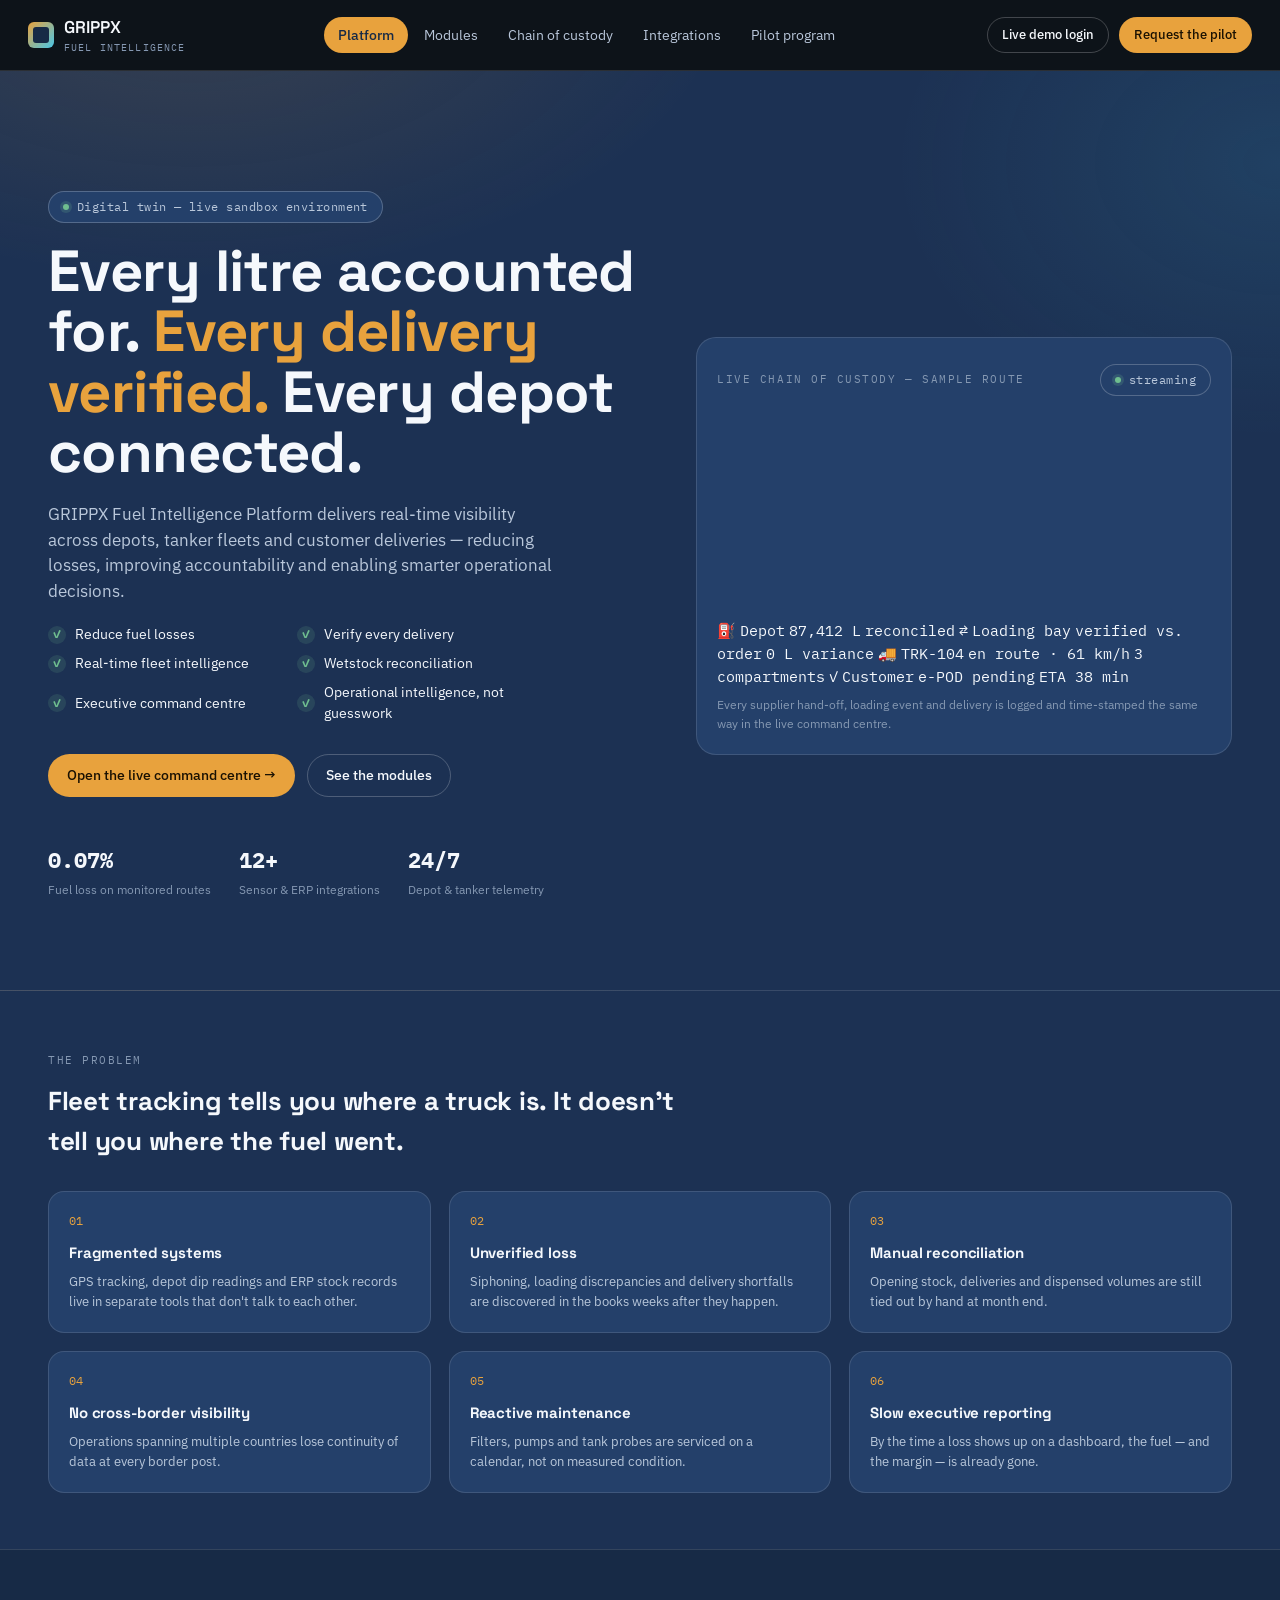
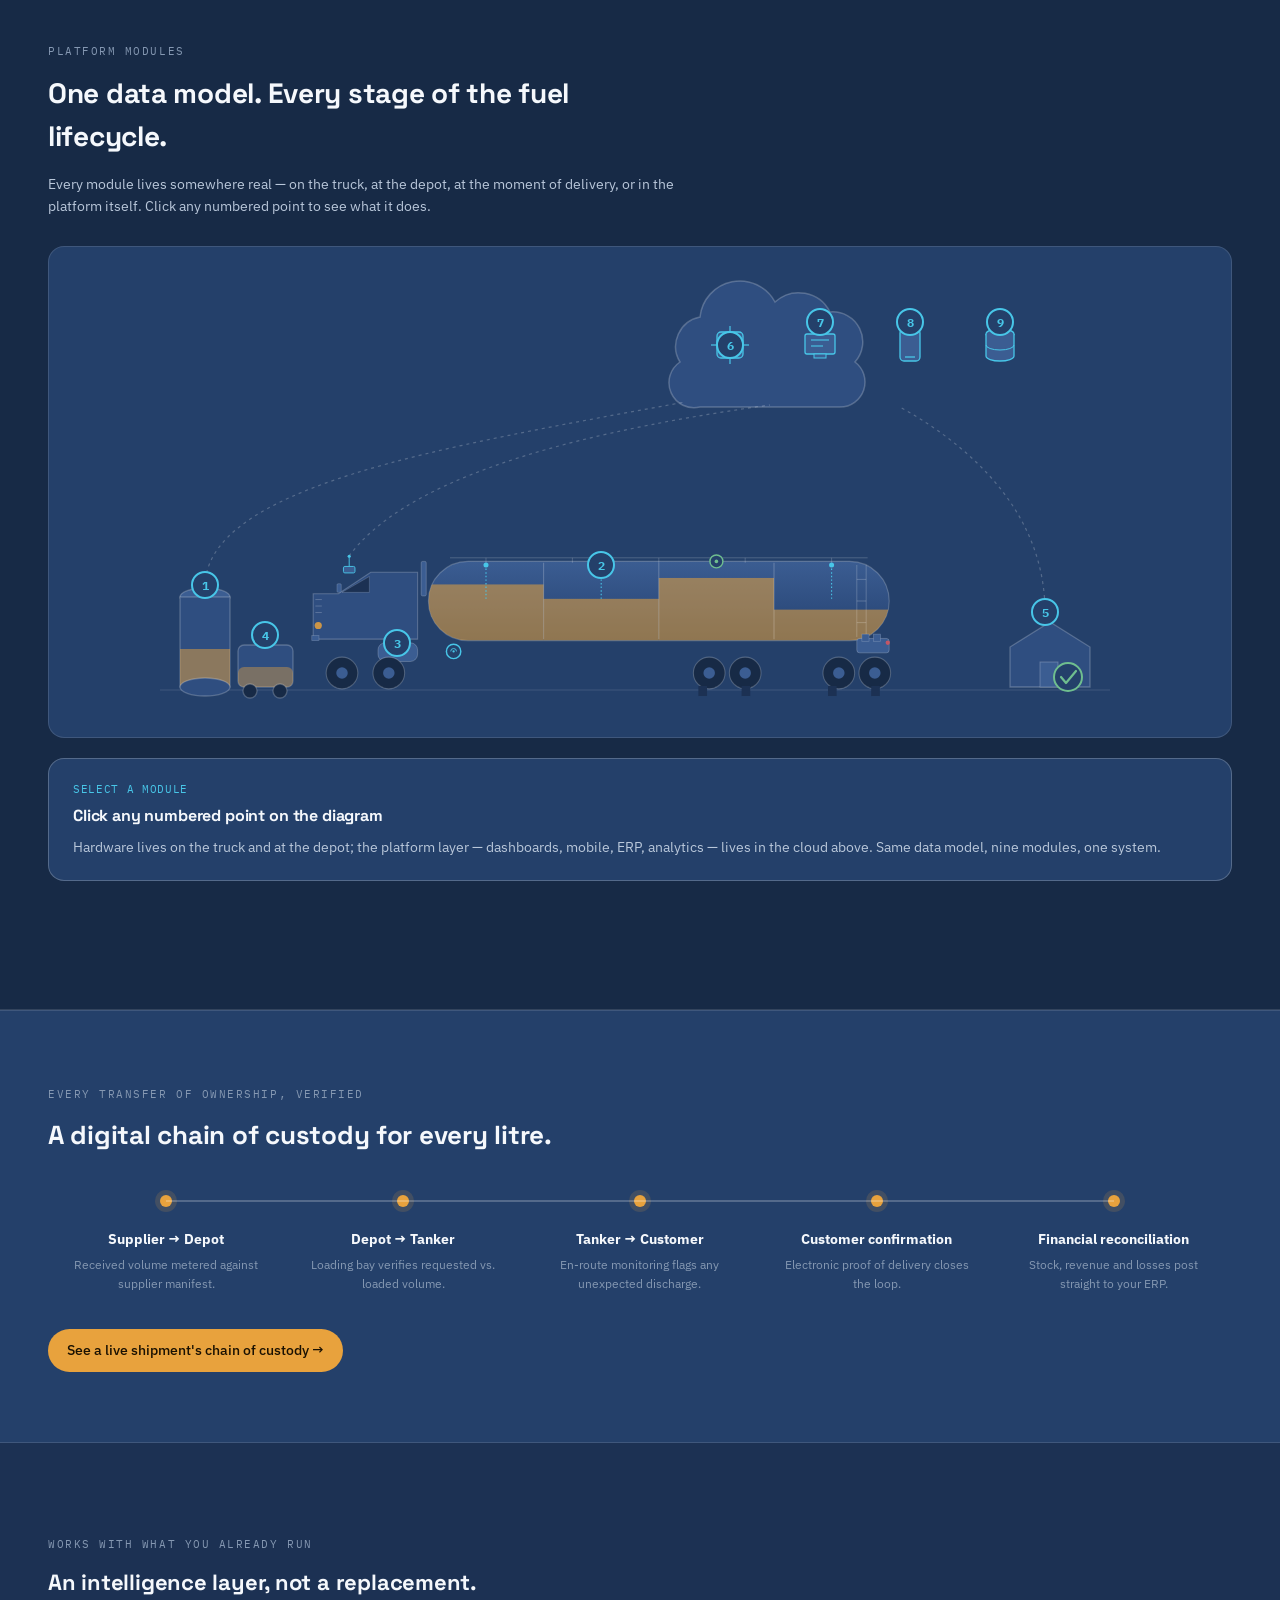
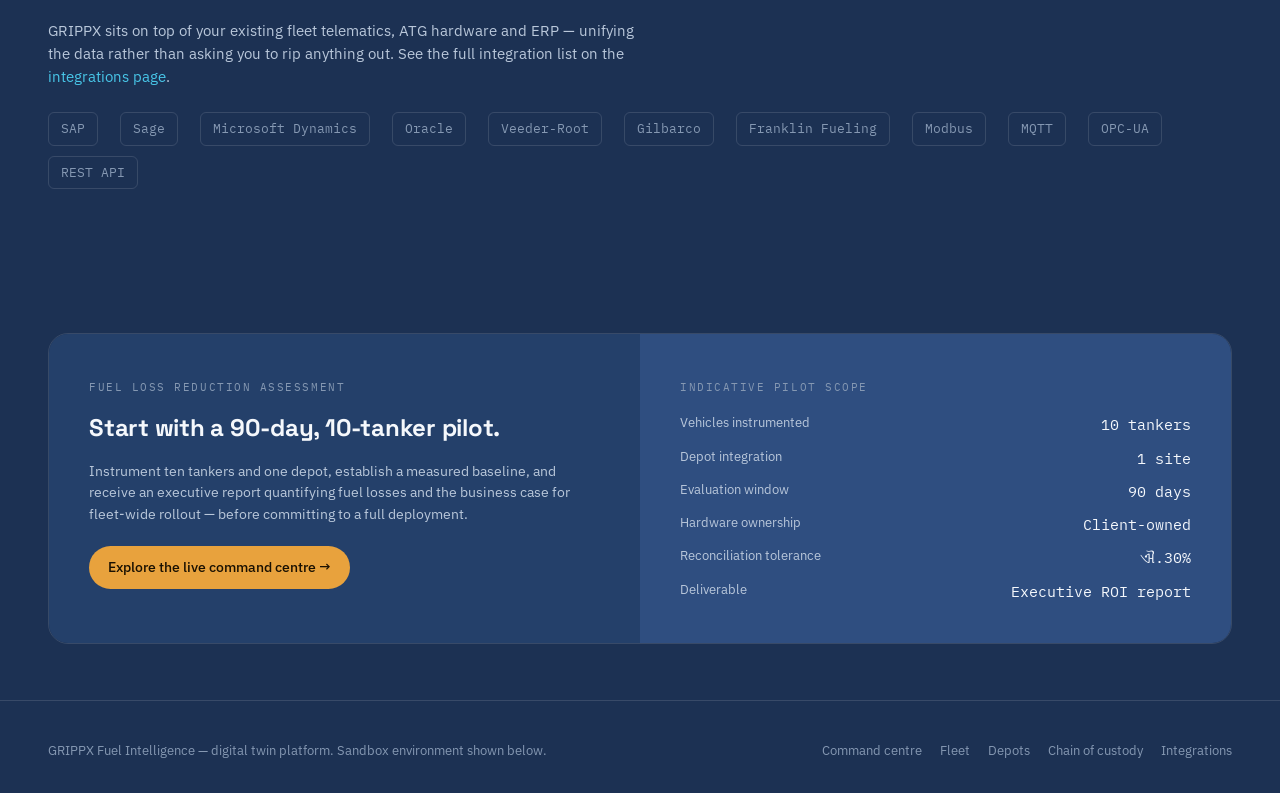
<file: index.html>
<!doctype html>
<html lang="en">
<head>
<meta charset="utf-8">
<meta name="viewport" content="width=device-width, initial-scale=1">
<title>GRIPPX Fuel Intelligence — The Digital Twin for Your Fuel Supply Chain</title>
<meta name="description" content="A live digital twin of your fuel supply chain — depot wetstock, tanker compartments and delivery verification, unified in real time.">
<link rel="stylesheet" href="css/styles.css">
<style>
  .hero{
    padding:120px 0 90px;
    background:
      radial-gradient(ellipse 900px 500px at 15% -10%, rgba(232,162,61,0.14), transparent 60%),
      radial-gradient(ellipse 700px 500px at 100% 10%, rgba(72,198,232,0.10), transparent 55%);
    border-bottom:1px solid var(--line);
  }
  .hero-grid{ display:grid; grid-template-columns:1.05fr 0.95fr; gap:56px; align-items:center; }
  @media (max-width:980px){ .hero-grid{ grid-template-columns:1fr; } .hero{ padding:80px 0 60px; } }
  .hero h1{ font-size:clamp(34px,4.6vw,58px); line-height:1.04; margin:18px 0 20px; }
  .hero h1 em{ font-style:normal; color:var(--amber); }
  .hero p.lead{ font-size:16.5px; color:var(--text-dim); max-width:520px; }
  .outcome-list{
    list-style:none; margin:20px 0 0; padding:0; max-width:480px;
    display:grid; grid-template-columns:1fr 1fr; gap:8px 18px;
  }
  .outcome-list li{ display:flex; align-items:center; gap:9px; font-size:13.5px; color:var(--text); }
  .outcome-list .check{
    width:18px; height:18px; border-radius:50%; flex:none;
    background:rgba(111,190,143,0.15); color:var(--sage);
    display:flex; align-items:center; justify-content:center; font-size:11px; font-weight:700;
  }
  .hero-actions{ display:flex; gap:12px; margin-top:30px; flex-wrap:wrap; }
  .hero-stats{ display:flex; gap:28px; margin-top:46px; flex-wrap:wrap; }
  .hero-stats div strong{ display:block; font-family:var(--font-mono); font-size:22px; color:var(--text); }
  .hero-stats div span{ font-size:11.5px; color:var(--text-faint); }

  /* signature flow diagram */
  .flow-card{ background:var(--panel); border:1px solid var(--line); border-radius:20px; padding:26px 20px 20px; }
  .flow-card .cap{ display:flex; justify-content:space-between; align-items:baseline; margin-bottom:14px; }
  .flow-node text{ font-family:var(--font-mono); }
  .flow-particle{ filter:drop-shadow(0 0 3px var(--amber)); }

  .logos-row{ display:flex; flex-wrap:wrap; gap:10px 22px; align-items:center; }
  .logos-row span{ font-family:var(--font-mono); font-size:12.5px; color:var(--text-faint); border:1px solid var(--line); padding:6px 12px; border-radius:6px; }

  .problem-grid{ display:grid; grid-template-columns:repeat(3,1fr); gap:18px; }
  @media (max-width:880px){ .problem-grid{ grid-template-columns:1fr 1fr; } }
  @media (max-width:600px){ .problem-grid{ grid-template-columns:1fr; } }
  .problem-card{ padding:20px; }
  .problem-card .num{ font-family:var(--font-mono); color:var(--amber); font-size:12px; }
  .problem-card h4{ font-size:15px; margin:10px 0 8px; }
  .problem-card p{ font-size:13px; color:var(--text-dim); }

  .module-list{ display:grid; grid-template-columns:repeat(3,1fr); gap:1px; background:var(--line); border:1px solid var(--line); border-radius:16px; overflow:hidden; }
  @media (max-width:880px){ .module-list{ grid-template-columns:1fr 1fr; } }
  @media (max-width:600px){ .module-list{ grid-template-columns:1fr; } }

  .module-pin{ cursor:pointer; }
  .module-pin circle.pin-ring{ fill:var(--panel); stroke:var(--cyan); stroke-width:2; transition:all .15s; }
  .module-pin text{ font-size:12px; font-weight:700; fill:var(--cyan); text-anchor:middle; dominant-baseline:central; pointer-events:none; }
  .module-pin:hover circle.pin-ring{ stroke:var(--amber); }
  .module-pin.active circle.pin-ring{ fill:var(--amber); stroke:var(--amber); }
  .module-pin.active text{ fill:#1A1102; }
  .module-pin circle.pin-pulse{ fill:none; stroke:var(--cyan); stroke-width:1.5; opacity:0; }
  .module-pin.active circle.pin-pulse{ opacity:0.5; animation:pin-pulse 1.8s infinite; }
  @keyframes pin-pulse{ 0%{ r:14; opacity:0.5; } 100%{ r:26; opacity:0; } }
  .diagram-desc{
    background:var(--panel); border:1px solid var(--line-strong); border-radius:var(--radius-lg);
    padding:22px 24px; margin-bottom:40px; min-height:110px; transition:border-color .15s;
  }
  .diagram-desc .num{ font-family:var(--font-mono); font-size:11px; color:var(--cyan); letter-spacing:0.06em; }
  .module{ background:var(--panel); padding:24px; }
  .module .tagchip{ display:inline-block; font-family:var(--font-mono); font-size:10.5px; color:var(--cyan); border:1px solid rgba(72,198,232,0.3); background:rgba(72,198,232,0.07); padding:3px 8px; border-radius:5px; margin-bottom:12px; }
  .module h4{ font-size:15.5px; margin-bottom:8px; }
  .module p{ font-size:13px; color:var(--text-dim); }

  .custody-band{ padding:70px 0; background:var(--panel); border-top:1px solid var(--line); border-bottom:1px solid var(--line); }
  .custody-steps{ display:flex; align-items:stretch; gap:0; margin-top:40px; }
  .custody-step{ flex:1; position:relative; padding:0 18px; text-align:center; }
  .custody-step .dot{ width:12px; height:12px; border-radius:50%; background:var(--amber); margin:0 auto 14px; box-shadow:0 0 0 5px rgba(232,162,61,0.15); }
  .custody-step .line{ position:absolute; top:5px; left:-50%; width:100%; height:2px; background:var(--line-strong); z-index:0; }
  .custody-step:first-child .line{ display:none; }
  .custody-step h5{ font-size:13.5px; margin-bottom:6px; }
  .custody-step p{ font-size:12px; color:var(--text-faint); }
  @media (max-width:780px){ .custody-steps{ flex-direction:column; gap:24px; } .custody-step .line{ display:none; } }

  .cta-band{ padding:90px 0; text-align:center; }
  .cta-band h2{ font-size:clamp(26px,3.4vw,40px); max-width:680px; margin:0 auto 16px; }
  .cta-band p{ color:var(--text-dim); max-width:520px; margin:0 auto 28px; }

  .pilot-card{ display:grid; grid-template-columns:1fr 1fr; gap:0; border:1px solid var(--line); border-radius:20px; overflow:hidden; }
  @media (max-width:820px){ .pilot-card{ grid-template-columns:1fr; } }
  .pilot-copy{ padding:40px; background:var(--panel); }
  .pilot-figures{ padding:40px; background:var(--panel-2); }
  .pilot-figures dl{ display:grid; grid-template-columns:1fr auto; gap:10px 16px; margin:0; }
  .pilot-figures dt{ color:var(--text-dim); font-size:13px; }
  .pilot-figures dd{ margin:0; font-family:var(--font-mono); text-align:right; }
</style>
</head>
<body>

<header class="shell-header">
  <a href="index.html" class="brand"><span class="mark"></span><div>GRIPPX<br><small>FUEL INTELLIGENCE</small></div></a>
  <nav class="nav-links">
    <a href="index.html" data-nav="index.html">Platform</a>
    <a href="#modules">Modules</a>
    <a href="custody.html">Chain of custody</a>
    <a href="integrations.html" data-nav="integrations.html">Integrations</a>
    <a href="#pilot">Pilot program</a>
  </nav>
  <div class="nav-cta">
    <button class="menu-toggle" aria-label="Menu">☰</button>
    <a href="login.html" class="btn btn-ghost btn-sm">Live demo login</a>
    <a href="#pilot" class="btn btn-primary btn-sm">Request the pilot</a>
  </div>
</header>

<section class="hero">
  <div class="wrap hero-grid">
    <div>
      <span class="pill"><span class="dot live"></span> Digital twin — live sandbox environment</span>
      <h1>Every litre accounted for. <em>Every delivery verified.</em> Every depot connected.</h1>
      <p class="lead">GRIPPX Fuel Intelligence Platform delivers real-time visibility across depots, tanker fleets and customer deliveries — reducing losses, improving accountability and enabling smarter operational decisions.</p>
      <ul class="outcome-list">
        <li><span class="check">✓</span> Reduce fuel losses</li>
        <li><span class="check">✓</span> Verify every delivery</li>
        <li><span class="check">✓</span> Real-time fleet intelligence</li>
        <li><span class="check">✓</span> Wetstock reconciliation</li>
        <li><span class="check">✓</span> Executive command centre</li>
        <li><span class="check">✓</span> Operational intelligence, not guesswork</li>
      </ul>
      <div class="hero-actions">
        <a href="dashboard.html" class="btn btn-primary">Open the live command centre →</a>
        <a href="#modules" class="btn btn-ghost">See the modules</a>
      </div>
      <div class="hero-stats">
        <div><strong>0.07%</strong><span>Fuel loss on monitored routes</span></div>
        <div><strong>12+</strong><span>Sensor &amp; ERP integrations</span></div>
        <div><strong>24/7</strong><span>Depot &amp; tanker telemetry</span></div>
      </div>
    </div>

    <div class="flow-card">
      <div class="cap">
        <span class="eyebrow">Live chain of custody — sample route</span>
        <span class="pill"><span class="dot live"></span> streaming</span>
      </div>
      <svg viewBox="0 0 520 220" width="100%" style="height:auto; display:block;"
        <line x1="60" y1="110" x2="460" y2="110" stroke="var(--line-strong)" stroke-width="2"/>
        <!-- flowing particles -->
        <circle r="3.4" fill="var(--amber)" class="flow-particle"><animateMotion dur="3.2s" repeatCount="indefinite" path="M60,110 L460,110"/></circle>
        <circle r="3.4" fill="var(--amber)" class="flow-particle" opacity="0.7"><animateMotion dur="3.2s" begin="1.05s" repeatCount="indefinite" path="M60,110 L460,110"/></circle>
        <circle r="3.4" fill="var(--amber)" class="flow-particle" opacity="0.45"><animateMotion dur="3.2s" begin="2.1s" repeatCount="indefinite" path="M60,110 L460,110"/></circle>

        <!-- nodes -->
        <g class="flow-node" transform="translate(60,110)">
          <circle r="16" fill="var(--ink)" stroke="var(--cyan)" stroke-width="1.6"/>
          <circle r="16" fill="none" stroke="var(--cyan)" stroke-width="1"><animate attributeName="r" values="16;26;16" dur="2.8s" repeatCount="indefinite"/><animate attributeName="opacity" values="0.5;0;0.5" dur="2.8s" repeatCount="indefinite"/></circle>
          <text x="0" y="4" text-anchor="middle" font-size="10" fill="var(--text)">⛽</text>
          <text x="0" y="-30" text-anchor="middle" font-size="11" fill="var(--text)">Depot</text>
          <text x="0" y="-16" text-anchor="middle" font-size="9" fill="var(--text-faint)">87,412 L</text>
          <text x="0" y="42" text-anchor="middle" font-size="9" fill="var(--sage)">reconciled</text>
        </g>
        <g class="flow-node" transform="translate(193,110)">
          <circle r="16" fill="var(--ink)" stroke="var(--amber)" stroke-width="1.6"/>
          <text x="0" y="4" text-anchor="middle" font-size="10" fill="var(--text)">⇄</text>
          <text x="0" y="-30" text-anchor="middle" font-size="11" fill="var(--text)">Loading bay</text>
          <text x="0" y="-16" text-anchor="middle" font-size="9" fill="var(--text-faint)">verified vs. order</text>
          <text x="0" y="42" text-anchor="middle" font-size="9" fill="var(--sage)">0 L variance</text>
        </g>
        <g class="flow-node" transform="translate(326,110)">
          <circle r="16" fill="var(--ink)" stroke="var(--amber)" stroke-width="1.6"/>
          <text x="0" y="4" text-anchor="middle" font-size="10" fill="var(--text)">🚚</text>
          <text x="0" y="-30" text-anchor="middle" font-size="11" fill="var(--text)">TRK-104</text>
          <text x="0" y="-16" text-anchor="middle" font-size="9" fill="var(--text-faint)">en route · 61 km/h</text>
          <text x="0" y="42" text-anchor="middle" font-size="9" fill="var(--cyan)">3 compartments</text>
        </g>
        <g class="flow-node" transform="translate(460,110)">
          <circle r="16" fill="var(--ink)" stroke="var(--sage)" stroke-width="1.6"/>
          <text x="0" y="4" text-anchor="middle" font-size="10" fill="var(--text)">✓</text>
          <text x="0" y="-30" text-anchor="middle" font-size="11" fill="var(--text)">Customer</text>
          <text x="0" y="-16" text-anchor="middle" font-size="9" fill="var(--text-faint)">e-POD pending</text>
          <text x="0" y="42" text-anchor="middle" font-size="9" fill="var(--text-faint)">ETA 38 min</text>
        </g>
      </svg>
      <div style="margin-top:8px; font-size:12px; color:var(--text-faint);">Every supplier hand-off, loading event and delivery is logged and time-stamped the same way in the live command centre.</div>
    </div>
  </div>
</section>

<section class="section-tight">
  <div class="wrap">
    <span class="eyebrow">The problem</span>
    <h2 style="font-size:26px; margin:10px 0 30px; max-width:640px;">Fleet tracking tells you where a truck is. It doesn't tell you where the fuel went.</h2>
    <div class="problem-grid">
      <div class="card problem-card"><div class="num">01</div><h4>Fragmented systems</h4><p>GPS tracking, depot dip readings and ERP stock records live in separate tools that don't talk to each other.</p></div>
      <div class="card problem-card"><div class="num">02</div><h4>Unverified loss</h4><p>Siphoning, loading discrepancies and delivery shortfalls are discovered in the books weeks after they happen.</p></div>
      <div class="card problem-card"><div class="num">03</div><h4>Manual reconciliation</h4><p>Opening stock, deliveries and dispensed volumes are still tied out by hand at month end.</p></div>
      <div class="card problem-card"><div class="num">04</div><h4>No cross-border visibility</h4><p>Operations spanning multiple countries lose continuity of data at every border post.</p></div>
      <div class="card problem-card"><div class="num">05</div><h4>Reactive maintenance</h4><p>Filters, pumps and tank probes are serviced on a calendar, not on measured condition.</p></div>
      <div class="card problem-card"><div class="num">06</div><h4>Slow executive reporting</h4><p>By the time a loss shows up on a dashboard, the fuel — and the margin — is already gone.</p></div>
    </div>
  </div>
</section>

<section class="section" id="modules" style="background:var(--ink); border-top:1px solid var(--line); border-bottom:1px solid var(--line);">
  <div class="wrap">
    <span class="eyebrow">Platform modules</span>
    <h2 style="font-size:28px; margin:10px 0 16px; max-width:640px;">One data model. Every stage of the fuel lifecycle.</h2>
    <p style="color:var(--text-dim); font-size:14px; max-width:640px; margin-bottom:8px;">Every module lives somewhere real — on the truck, at the depot, at the moment of delivery, or in the platform itself. Click any numbered point to see what it does.</p>

    <div style="margin:28px 0 20px; padding:20px 10px 10px; background:var(--panel); border:1px solid var(--line); border-radius:var(--radius-lg);">
      <svg viewBox="0 0 1000 460" width="100%" height="auto" style="display:block; max-width:1000px; margin:0 auto;" xmlns="http://www.w3.org/2000/svg" id="module-diagram">
        <defs>
          <linearGradient id="tankBody" x1="0" y1="0" x2="0" y2="1">
            <stop offset="0%" stop-color="var(--panel-3)"/>
            <stop offset="55%" stop-color="var(--panel-2)"/>
            <stop offset="100%" stop-color="var(--panel)"/>
          </linearGradient>
          <clipPath id="tankClip"><rect x="220" y="145" width="640" height="110" rx="55"/></clipPath>
        </defs>

        <line x1="20" y1="423" x2="970" y2="423" stroke="var(--line)" stroke-width="1"/>

        <!-- ============ CLOUD / PLATFORM ============ -->
        <path d="M540,95 a30,30 0 0 1 20,-45 a40,40 0 0 1 75,-15 a35,35 0 0 1 55,10 a30,30 0 0 1 25,50 a25,25 0 0 1 -15,45 L560,140 a25,25 0 0 1 -20,-45 Z"
          fill="var(--panel-2)" stroke="var(--line-strong)" stroke-width="1.5"/>
        <g transform="translate(590,78)">
          <rect x="-13" y="-13" width="26" height="26" rx="4" fill="var(--panel-3)" stroke="var(--cyan)" stroke-width="1.3"/>
          <rect x="-6" y="-6" width="12" height="12" rx="1.5" fill="none" stroke="var(--cyan)" stroke-width="1.2"/>
          <line x1="0" y1="-13" x2="0" y2="-19" stroke="var(--cyan)" stroke-width="1.2"/>
          <line x1="0" y1="13" x2="0" y2="19" stroke="var(--cyan)" stroke-width="1.2"/>
          <line x1="-13" y1="0" x2="-19" y2="0" stroke="var(--cyan)" stroke-width="1.2"/>
          <line x1="13" y1="0" x2="19" y2="0" stroke="var(--cyan)" stroke-width="1.2"/>
        </g>
        <g transform="translate(680,78)">
          <rect x="-15" y="-11" width="30" height="20" rx="2" fill="var(--panel-3)" stroke="var(--cyan)" stroke-width="1.3"/>
          <line x1="-9" y1="-5" x2="9" y2="-5" stroke="var(--cyan)" stroke-width="1.1"/>
          <line x1="-9" y1="1" x2="3" y2="1" stroke="var(--cyan)" stroke-width="1.1"/>
          <rect x="-6" y="9" width="12" height="4" fill="var(--panel-3)" stroke="var(--cyan)" stroke-width="1"/>
        </g>
        <g transform="translate(770,78)">
          <rect x="-10" y="-16" width="20" height="32" rx="4" fill="var(--panel-3)" stroke="var(--cyan)" stroke-width="1.3"/>
          <line x1="-5" y1="12" x2="5" y2="12" stroke="var(--cyan)" stroke-width="1.3"/>
        </g>
        <g transform="translate(860,78)">
          <ellipse cx="0" cy="-11" rx="14" ry="5" fill="var(--panel-3)" stroke="var(--cyan)" stroke-width="1.3"/>
          <path d="M-14,-11 L-14,11 a14,5 0 0 0 28,0 L14,-11" fill="var(--panel-3)" stroke="var(--cyan)" stroke-width="1.3"/>
          <path d="M-14,0 a14,5 0 0 0 28,0" fill="none" stroke="var(--cyan)" stroke-width="1"/>
        </g>

        <path d="M65,320 C65,220 300,180 545,135" fill="none" stroke="var(--line-strong)" stroke-width="1.2" stroke-dasharray="3 4"/>
        <path d="M209,289 C260,220 400,170 630,138" fill="none" stroke="var(--line-strong)" stroke-width="1.2" stroke-dasharray="3 4"/>
        <path d="M905,345 C905,260 850,190 760,140" fill="none" stroke="var(--line-strong)" stroke-width="1.2" stroke-dasharray="3 4"/>

        <!-- ============ DEPOT ============ -->
        <ellipse cx="65" cy="330" rx="25" ry="9" fill="var(--panel-3)" stroke="var(--line-strong)" stroke-width="1.3"/>
        <rect x="40" y="330" width="50" height="90" fill="var(--panel-2)" stroke="var(--line-strong)" stroke-width="1.3"/>
        <rect x="40" y="382" width="50" height="38" fill="var(--amber)" opacity="0.5"/>
        <ellipse cx="65" cy="420" rx="25" ry="9" fill="var(--panel-2)" stroke="var(--line-strong)" stroke-width="1.3"/>
        <rect x="98" y="378" width="55" height="42" rx="6" fill="var(--panel-2)" stroke="var(--line-strong)" stroke-width="1.3"/>
        <rect x="98" y="400" width="55" height="20" rx="6" fill="var(--amber)" opacity="0.4"/>
        <circle cx="110" cy="424" r="7" fill="var(--ink)" stroke="var(--line-strong)" stroke-width="1.3"/>
        <circle cx="140" cy="424" r="7" fill="var(--ink)" stroke="var(--line-strong)" stroke-width="1.3"/>

        <!-- ============ TRUCK ============ -->
        <g transform="translate(130,190) scale(0.72)">
          <rect x="220" y="145" width="640" height="110" rx="55" fill="url(#tankBody)" stroke="var(--line-strong)" stroke-width="1.5"/>
          <g clip-path="url(#tankClip)">
            <rect x="220" y="177" width="160" height="78" fill="var(--amber)" opacity="0.55"/>
            <rect x="380" y="197" width="160" height="58" fill="var(--amber)" opacity="0.55"/>
            <rect x="540" y="168" width="160" height="87" fill="var(--amber)" opacity="0.55"/>
            <rect x="700" y="212" width="160" height="43" fill="var(--amber)" opacity="0.55"/>
          </g>
          <line x1="380" y1="147" x2="380" y2="253" stroke="var(--line-strong)" stroke-width="1.5"/>
          <line x1="540" y1="147" x2="540" y2="253" stroke="var(--line-strong)" stroke-width="1.5"/>
          <line x1="700" y1="147" x2="700" y2="253" stroke="var(--line-strong)" stroke-width="1.5"/>

          <line x1="250" y1="140" x2="830" y2="140" stroke="var(--line-strong)" stroke-width="1.2"/>
          <g stroke="var(--line-strong)" stroke-width="1.2">
            <line x1="300" y1="140" x2="300" y2="147"/><line x1="420" y1="140" x2="420" y2="147"/>
            <line x1="540" y1="140" x2="540" y2="147"/><line x1="660" y1="140" x2="660" y2="147"/>
            <line x1="780" y1="140" x2="780" y2="147"/>
          </g>
          <g stroke="var(--line-strong)" stroke-width="1.3">
            <line x1="815" y1="150" x2="815" y2="250"/><line x1="828" y1="150" x2="828" y2="250"/>
            <line x1="815" y1="170" x2="828" y2="170"/><line x1="815" y1="200" x2="828" y2="200"/><line x1="815" y1="230" x2="828" y2="230"/>
          </g>

          <g stroke="var(--cyan)" stroke-width="1.5">
            <line x1="300" y1="150" x2="300" y2="200" stroke-dasharray="2 3"/>
            <line x1="460" y1="150" x2="460" y2="200" stroke-dasharray="2 3"/>
            <line x1="780" y1="150" x2="780" y2="200" stroke-dasharray="2 3"/>
          </g>
          <circle cx="300" cy="150" r="3.5" fill="var(--cyan)"/>
          <circle cx="460" cy="150" r="3.5" fill="var(--cyan)"/>
          <circle cx="780" cy="150" r="3.5" fill="var(--cyan)"/>

          <circle cx="620" cy="145" r="9" fill="var(--panel)" stroke="var(--sage)" stroke-width="2"/>
          <circle cx="620" cy="145" r="2.5" fill="var(--sage)"/>

          <path d="M60,253 L60,190 L95,190 L140,160 L205,160 L205,253 Z" fill="var(--panel-2)" stroke="var(--line-strong)" stroke-width="1.5"/>
          <path d="M100,188 L138,166 L138,188 Z" fill="var(--ink-2)" stroke="var(--line-strong)" stroke-width="1"/>
          <g stroke="var(--line-strong)" stroke-width="1.3">
            <line x1="63" y1="198" x2="72" y2="198"/><line x1="63" y1="207" x2="72" y2="207"/><line x1="63" y1="216" x2="72" y2="216"/>
          </g>
          <circle cx="67" cy="234" r="5" fill="var(--amber)" opacity="0.85"/>
          <rect x="58" y="248" width="10" height="7" fill="var(--panel-3)" stroke="var(--line-strong)" stroke-width="1"/>
          <rect x="93" y="176" width="6" height="12" rx="1.5" fill="var(--panel-3)" stroke="var(--line-strong)" stroke-width="1"/>
          <rect x="210" y="145" width="7" height="48" rx="2" fill="var(--panel-3)" stroke="var(--line-strong)" stroke-width="1.2"/>

          <rect x="150" y="258" width="55" height="26" rx="10" fill="var(--panel-3)" stroke="var(--line-strong)" stroke-width="1.3"/>

          <rect x="815" y="252" width="45" height="20" rx="4" fill="var(--panel-3)" stroke="var(--line-strong)" stroke-width="1.3"/>
          <rect x="822" y="246" width="10" height="10" fill="var(--panel-3)" stroke="var(--line-strong)" stroke-width="1"/>
          <rect x="838" y="246" width="10" height="10" fill="var(--panel-3)" stroke="var(--line-strong)" stroke-width="1"/>
          <circle cx="858" cy="258" r="3" fill="var(--red)" opacity="0.8"/>

          <circle cx="255" cy="270" r="10" fill="var(--panel)" stroke="var(--cyan)" stroke-width="2"/>
          <path d="M251,270 a4,4 0 0 1 8,0" fill="none" stroke="var(--cyan)" stroke-width="1.3"/>
          <circle cx="255" cy="270" r="1.6" fill="var(--cyan)"/>

          <rect x="102" y="152" width="16" height="9" rx="2" fill="var(--panel-3)" stroke="var(--cyan)" stroke-width="1.3"/>
          <line x1="110" y1="152" x2="110" y2="140" stroke="var(--cyan)" stroke-width="1.3"/>
          <circle cx="110" cy="138" r="2.2" fill="var(--cyan)"/>

          <g fill="var(--ink)" stroke="var(--line-strong)" stroke-width="1.5">
            <circle cx="100" cy="300" r="22"/><circle cx="165" cy="300" r="22"/>
            <circle cx="610" cy="300" r="22"/><circle cx="660" cy="300" r="22"/>
            <circle cx="790" cy="300" r="22"/><circle cx="840" cy="300" r="22"/>
          </g>
          <g fill="var(--panel-3)">
            <circle cx="100" cy="300" r="8"/><circle cx="165" cy="300" r="8"/>
            <circle cx="610" cy="300" r="8"/><circle cx="660" cy="300" r="8"/>
            <circle cx="790" cy="300" r="8"/><circle cx="840" cy="300" r="8"/>
          </g>
          <g fill="var(--ink-2)">
            <rect x="595" y="318" width="12" height="14"/><rect x="655" y="318" width="12" height="14"/>
            <rect x="775" y="318" width="12" height="14"/><rect x="835" y="318" width="12" height="14"/>
          </g>
        </g>

        <!-- ============ DELIVERY POINT ============ -->
        <path d="M870,380 L870,420 L950,420 L950,380 L910,355 Z" fill="var(--panel-2)" stroke="var(--line-strong)" stroke-width="1.3"/>
        <rect x="900" y="395" width="18" height="25" fill="var(--panel-3)" stroke="var(--line-strong)" stroke-width="1"/>
        <circle cx="928" cy="410" r="14" fill="var(--panel)" stroke="var(--sage)" stroke-width="2"/>
        <path d="M921,410 l5,6 l10,-12" fill="none" stroke="var(--sage)" stroke-width="2.2" stroke-linecap="round" stroke-linejoin="round"/>

        <!-- ============ MODULE PINS ============ -->
        <g id="module-pins" font-family="var(--font-mono)">
          <g class="module-pin" data-module="1" transform="translate(65,318)"><circle class="pin-pulse" r="14"/><circle class="pin-ring" r="13"/><text>1</text></g>
          <g class="module-pin" data-module="4" transform="translate(125,368)"><circle class="pin-pulse" r="14"/><circle class="pin-ring" r="13"/><text>4</text></g>
          <g class="module-pin" data-module="2" transform="translate(461,298)"><circle class="pin-pulse" r="14"/><circle class="pin-ring" r="13"/><text>2</text></g>
          <g class="module-pin" data-module="3" transform="translate(257,376)"><circle class="pin-pulse" r="14"/><circle class="pin-ring" r="13"/><text>3</text></g>
          <g class="module-pin" data-module="5" transform="translate(905,345)"><circle class="pin-pulse" r="14"/><circle class="pin-ring" r="13"/><text>5</text></g>
          <g class="module-pin" data-module="6" transform="translate(590,78)"><circle class="pin-pulse" r="14"/><circle class="pin-ring" r="13"/><text>6</text></g>
          <g class="module-pin" data-module="7" transform="translate(680,55)"><circle class="pin-pulse" r="14"/><circle class="pin-ring" r="13"/><text>7</text></g>
          <g class="module-pin" data-module="8" transform="translate(770,55)"><circle class="pin-pulse" r="14"/><circle class="pin-ring" r="13"/><text>8</text></g>
          <g class="module-pin" data-module="9" transform="translate(860,55)"><circle class="pin-pulse" r="14"/><circle class="pin-ring" r="13"/><text>9</text></g>
        </g>
      </svg>
    </div>

    <div class="diagram-desc" id="module-desc">
      <div class="num">SELECT A MODULE</div>
      <h4 style="font-size:16px; margin:6px 0 8px;">Click any numbered point on the diagram</h4>
      <p style="font-size:13.5px; color:var(--text-dim); line-height:1.6;">Hardware lives on the truck and at the depot; the platform layer — dashboards, mobile, ERP, analytics — lives in the cloud above. Same data model, nine modules, one system.</p>
    </div>
  </div>
</section>

<section class="custody-band" id="custody">
  <div class="wrap">
    <span class="eyebrow">Every transfer of ownership, verified</span>
    <h2 style="font-size:26px; margin:10px 0 0; max-width:600px;">A digital chain of custody for every litre.</h2>
    <div class="custody-steps">
      <div class="custody-step"><div class="line"></div><div class="dot"></div><h5>Supplier → Depot</h5><p>Received volume metered against supplier manifest.</p></div>
      <div class="custody-step"><div class="line"></div><div class="dot"></div><h5>Depot → Tanker</h5><p>Loading bay verifies requested vs. loaded volume.</p></div>
      <div class="custody-step"><div class="line"></div><div class="dot"></div><h5>Tanker → Customer</h5><p>En-route monitoring flags any unexpected discharge.</p></div>
      <div class="custody-step"><div class="line"></div><div class="dot"></div><h5>Customer confirmation</h5><p>Electronic proof of delivery closes the loop.</p></div>
      <div class="custody-step"><div class="line"></div><div class="dot"></div><h5>Financial reconciliation</h5><p>Stock, revenue and losses post straight to your ERP.</p></div>
    </div>
    <div style="margin-top:36px;">
      <a href="custody.html" class="btn btn-primary">See a live shipment's chain of custody →</a>
    </div>
  </div>
</section>

<section class="section">
  <div class="wrap">
    <span class="eyebrow">Works with what you already run</span>
    <h2 style="font-size:22px; margin:10px 0 20px;">An intelligence layer, not a replacement.</h2>
    <p style="color:var(--text-dim); max-width:600px; margin-bottom:24px;">GRIPPX sits on top of your existing fleet telematics, ATG hardware and ERP — unifying the data rather than asking you to rip anything out. See the full integration list on the <a href="integrations.html" style="color:var(--cyan);">integrations page</a>.</p>
    <div class="logos-row">
      <span>SAP</span><span>Sage</span><span>Microsoft Dynamics</span><span>Oracle</span>
      <span>Veeder-Root</span><span>Gilbarco</span><span>Franklin Fueling</span>
      <span>Modbus</span><span>MQTT</span><span>OPC-UA</span><span>REST API</span>
    </div>
  </div>
</section>

<section class="section-tight" id="pilot">
  <div class="wrap">
    <div class="pilot-card">
      <div class="pilot-copy">
        <span class="eyebrow">Fuel loss reduction assessment</span>
        <h3 style="font-size:24px; margin:12px 0 14px;">Start with a 90-day, 10-tanker pilot.</h3>
        <p style="color:var(--text-dim); font-size:14px; margin-bottom:20px;">Instrument ten tankers and one depot, establish a measured baseline, and receive an executive report quantifying fuel losses and the business case for fleet-wide rollout — before committing to a full deployment.</p>
        <a href="dashboard.html" class="btn btn-primary">Explore the live command centre →</a>
      </div>
      <div class="pilot-figures">
        <span class="eyebrow">Indicative pilot scope</span>
        <dl style="margin-top:16px;">
          <dt>Vehicles instrumented</dt><dd>10 tankers</dd>
          <dt>Depot integration</dt><dd>1 site</dd>
          <dt>Evaluation window</dt><dd>90 days</dd>
          <dt>Hardware ownership</dt><dd>Client-owned</dd>
          <dt>Reconciliation tolerance</dt><dd>ଐ.30%</dd>
          <dt>Deliverable</dt><dd>Executive ROI report</dd>
        </dl>
      </div>
    </div>
  </div>
</section>

<footer class="site-footer">
  <div class="wrap">
    <span>GRIPPX Fuel Intelligence — digital twin platform. Sandbox environment shown below.</span>
    <nav>
      <a href="dashboard.html">Command centre</a>
      <a href="fleet.html">Fleet</a>
      <a href="depot.html">Depots</a>
      <a href="custody.html">Chain of custody</a>
      <a href="integrations.html">Integrations</a>
    </nav>
  </div>
</footer>

<script src="js/data.js"></script>
<script src="js/app.js"></script>
<script>
  const HOMEPAGE_MODULES = {
    1:{title:'Wetstock management', desc:'Live tank levels, automatic tank gauging and reconciliation against a 0.3% variance tolerance at every depot.'},
    2:{title:'Tanker intelligence', desc:'Independent monitoring of every compartment, with loading verification and en-route discharge detection.'},
    3:{title:'Truck fuel consumption', desc:"Separate telemetry for the vehicle's own diesel tank — theft alerts, idle burn, litres per kilometre."},
    4:{title:'Bulk fuel & bowsers', desc:'Static tanks, bowsers and generators with authorised dispensing and a full audit trail of who drew fuel, when.'},
    5:{title:'Delivery verification', desc:'Electronic proof of delivery — GPS-verified signature, timestamp, photos and delivered volume against the order.'},
    6:{title:'Operational intelligence', desc:'Abnormal fuel movement, leak detection, driver risk index, predicted stock-outs and route optimisation — from the same telemetry stream, not a generic model bolted on top.'},
    7:{title:'Executive dashboards', desc:'Role-based views for CEOs, operations managers and finance — inventory, losses, revenue and fleet status in one screen.'},
    8:{title:'Mobile applications', desc:'Drivers get trips and digital paperwork; technicians get calibration and maintenance; managers get everything.'},
    9:{title:'ERP & system integration', desc:'Open integration with SAP, Sage, Microsoft Dynamics, Oracle and existing ATG hardware — no rip and replace.'},
  };
  document.querySelectorAll('.module-pin').forEach(pin=>{
    pin.addEventListener('click', ()=>{
      document.querySelectorAll('.module-pin').forEach(p=>p.classList.remove('active'));
      pin.classList.add('active');
      const m = HOMEPAGE_MODULES[pin.dataset.module];
      const n = pin.dataset.module.padStart(2,'0');
      document.getElementById('module-desc').innerHTML = `
        <div class="num">MODULE ${n}</div>
        <h4 style="font-size:16px; margin:6px 0 8px;">${m.title}</h4>
        <p style="font-size:13.5px; color:var(--text-dim); line-height:1.6;">${m.desc}</p>`;
    });
  });
</script>
</body>
</html>
</file>
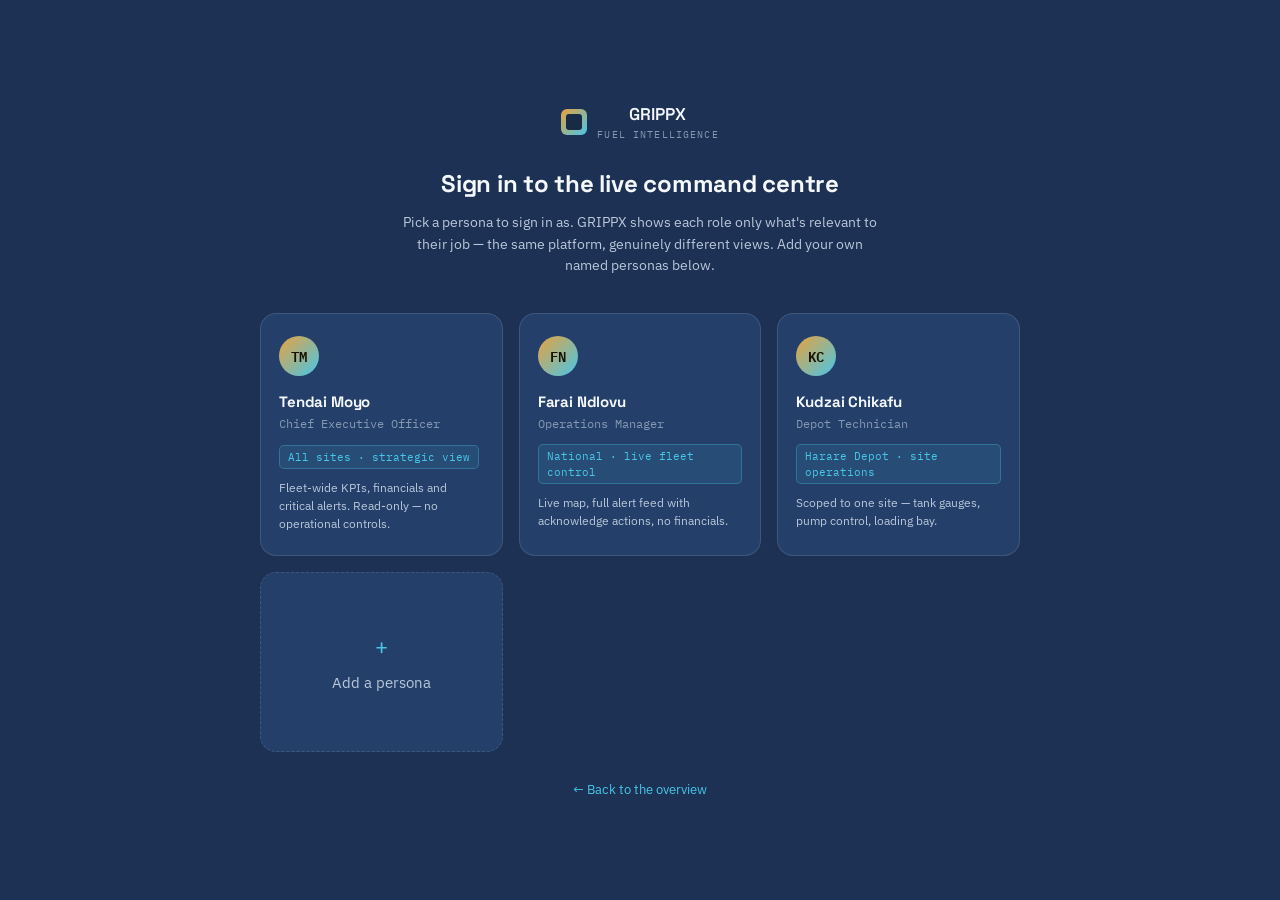
<file: custody.html>
<!doctype html>
<html lang="en">
<head>
<meta charset="utf-8">
<meta name="viewport" content="width=device-width, initial-scale=1">
<title>Chain of Custody — GRIPPX Fuel Intelligence</title>
<link rel="stylesheet" href="css/styles.css">
<style>
  .custody-switcher-wrap select{
    background:var(--panel); border:1px solid var(--line-strong); color:var(--text);
    border-radius:8px; padding:9px 12px; font-size:13px; font-family:var(--font-mono);
  }
  .shipment-head{
    display:grid; grid-template-columns:repeat(5,1fr); gap:1px;
    background:var(--line); border:1px solid var(--line); border-radius:var(--radius-lg); overflow:hidden;
    margin-bottom:24px;
  }
  @media (max-width:900px){ .shipment-head{ grid-template-columns:1fr 1fr; } }
  .shipment-head > div{ background:var(--panel); padding:16px 18px; }
  .shipment-head .k{ font-family:var(--font-mono); font-size:10px; letter-spacing:0.06em; text-transform:uppercase; color:var(--text-faint); margin-bottom:6px; }
  .shipment-head .v{ font-size:15px; font-weight:600; }

  .custody-steps{ position:relative; padding-left:40px; }
  .custody-steps::before{ content:''; position:absolute; left:15px; top:4px; bottom:4px; width:2px; background:var(--line-strong); }
  .custody-step{ position:relative; padding-bottom:26px; }
  .custody-step:last-child{ padding-bottom:0; }
  .custody-step .dot{
    position:absolute; left:-40px; top:0; width:32px; height:32px; border-radius:50%;
    display:flex; align-items:center; justify-content:center; font-size:13px; border:2px solid; background:var(--ink-2);
  }
  .custody-step.complete .dot{ background:rgba(111,190,143,0.15); border-color:var(--sage); color:var(--sage); }
  .custody-step.active .dot{ background:rgba(232,162,61,0.15); border-color:var(--amber); color:var(--amber); }
  .custody-step.active .dot .pulse{
    position:absolute; inset:-4px; border-radius:50%; border:2px solid var(--amber); opacity:0.6;
    animation: custody-pulse 1.8s infinite;
  }
  @keyframes custody-pulse{ 0%{ transform:scale(0.9); opacity:0.6; } 100%{ transform:scale(1.5); opacity:0; } }
  .custody-step.pending .dot{ background:var(--panel-3); border-color:var(--line-strong); color:var(--text-faint); }
  .custody-card{ background:var(--panel); border:1px solid var(--line); border-radius:var(--radius); padding:16px 18px; }
  .custody-step.pending .custody-card{ opacity:0.55; }
  .cc-head{ display:flex; justify-content:space-between; align-items:baseline; gap:10px; flex-wrap:wrap; }
  .cc-head h4{ font-size:14.5px; }
  .cc-time{ font-family:var(--font-mono); font-size:11px; color:var(--text-faint); }
  .cc-location{ font-size:12.5px; color:var(--text-dim); margin-top:4px; }
  .cc-detail{ font-size:12.5px; color:var(--text); margin-top:8px; }
  .cc-meta-row{ display:flex; gap:16px; flex-wrap:wrap; margin-top:10px; font-family:var(--font-mono); font-size:11px; color:var(--text-faint); }
  .cc-meta-row span strong{ color:var(--text-dim); font-weight:500; }
</style>
</head>
<body class="app-body">
<div class="app-frame">

  <aside class="app-sidebar">
    <a href="index.html" class="brand"><span class="mark"></span><div>GRIPPX<br><small>FUEL INTELLIGENCE</small></div></a>
    <div class="side-group-label">Operate</div>
    <a href="dashboard.html" class="side-link" data-nav="dashboard.html">Command Centre</a>
    <a href="fleet.html" class="side-link" data-nav="fleet.html">Fleet &amp; Tankers</a>
    <a href="depot.html" class="side-link" data-nav="depot.html">Depots &amp; Wetstock</a>
    <a href="custody.html" class="side-link active" data-nav="custody.html">Chain of Custody</a>
    <div class="side-group-label">Configure</div>
    <a href="integrations.html" class="side-link" data-nav="integrations.html">Integrations</a>
    <a href="index.html#pilot" class="side-link">Pilot program</a>
    <div class="sidebar-foot">GRIPPX FUEL INTELLIGENCE<br>Sandbox environment</div>
  </aside>

  <main class="app-main">
    <div class="topbar">
      <div>
        <h1>Chain of Custody</h1>
        <div class="sub">Who is responsible for every litre — supplier to reconciliation</div>
      </div>
      <div class="topbar-right">
        <div id="role-switcher"></div>
        <div class="custody-switcher-wrap"><select id="custody-switcher"></select></div>
        <span class="pill"><span class="dot live"></span> Live</span>
        <span class="clock js-clock mono"></span>
      </div>
    </div>

    <div class="app-content">
      <div id="shipment-head" class="shipment-head"></div>

      <div class="card">
        <div class="panel-title">
          <div><h3>Custody chain</h3><div class="eyebrow">Every transfer logged with GPS, timestamp and signature</div></div>
        </div>
        <div id="custody-steps" class="custody-steps"></div>
      </div>

      <p style="color:var(--text-faint); font-size:12.5px; margin-top:14px;">This is the record that separates a tracking system from a chain of custody: every hand-off between supplier, depot, tanker, border post, customer and ledger is logged the same way — not just where the truck is, but who had responsibility for the fuel at each stage.</p>
    </div>
  </main>
</div>

<script src="js/data.js"></script>
<script src="js/app.js"></script>
</body>
</html>
</file>
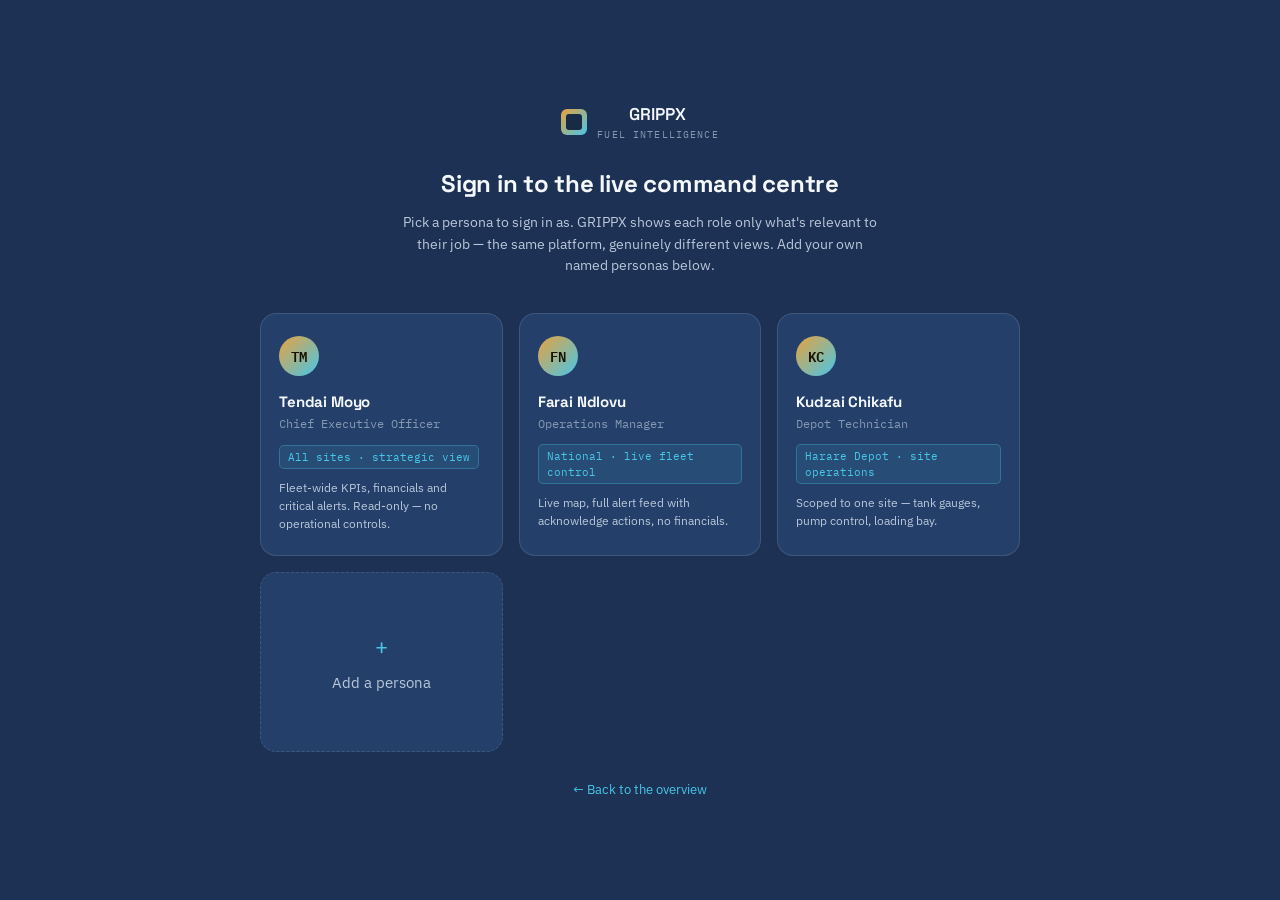
<file: depot.html>
<!doctype html>
<html lang="en">
<head>
<meta charset="utf-8">
<meta name="viewport" content="width=device-width, initial-scale=1">
<title>Depot &amp; Wetstock — GRIPPX Fuel Intelligence</title>
<link rel="stylesheet" href="css/styles.css">
<style>
  .depot-head{ display:flex; justify-content:space-between; align-items:flex-start; gap:16px; flex-wrap:wrap; margin-bottom:20px; }
  .depot-switcher-wrap select{
    background:var(--panel); border:1px solid var(--line-strong); color:var(--text);
    border-radius:8px; padding:9px 12px; font-size:13px; font-family:var(--font-mono);
  }
  #depot-tanks{ display:grid; grid-template-columns:repeat(auto-fill,minmax(140px,1fr)); gap:14px; }
  #depot-pumps{ display:grid; grid-template-columns:1fr; gap:10px; }
  .two{ display:grid; grid-template-columns:1fr 1fr; gap:18px; margin-top:18px; }
  .three{ display:grid; grid-template-columns:1fr 1fr 1fr; gap:18px; margin-top:18px; }
  @media (max-width:980px){ .two, .three{ grid-template-columns:1fr; } }
  .valve-row{ display:flex; justify-content:space-between; align-items:center; padding:10px 0; border-bottom:1px solid var(--line); font-size:12.5px; }
  .valve-row:last-child{ border-bottom:none; }
  .valve-dot{ width:8px; height:8px; border-radius:50%; display:inline-block; margin-right:8px; }
  .loading-bay-row{ display:flex; justify-content:space-between; align-items:center; gap:14px; padding:12px 0; border-bottom:1px solid var(--line); }
  .loading-bay-row:last-child{ border-bottom:none; }
</style>
</head>
<body class="app-body">
<div class="app-frame">

  <aside class="app-sidebar">
    <a href="index.html" class="brand"><span class="mark"></span><div>GRIPPX<br><small>FUEL INTELLIGENCE</small></div></a>
    <div class="side-group-label">Operate</div>
    <a href="dashboard.html" class="side-link" data-nav="dashboard.html">Command Centre</a>
    <a href="fleet.html" class="side-link" data-nav="fleet.html">Fleet &amp; Tankers</a>
    <a href="depot.html" class="side-link active" data-nav="depot.html">Depots &amp; Wetstock</a>
    <a href="custody.html" class="side-link" data-nav="custody.html">Chain of Custody</a>
    <div class="side-group-label">Configure</div>
    <a href="integrations.html" class="side-link" data-nav="integrations.html">Integrations</a>
    <a href="index.html#pilot" class="side-link">Pilot program</a>
    <div class="sidebar-foot">GRIPPX FUEL INTELLIGENCE<br>Sandbox environment</div>
  </aside>

  <main class="app-main" id="depot-root">
    <div class="topbar">
      <div>
        <h1>Depots &amp; Wetstock</h1>
        <div class="sub" id="depot-region">—</div>
      </div>
      <div class="topbar-right">
        <div id="role-switcher"></div>
        <div class="depot-switcher-wrap"><select id="depot-switcher"></select></div>
        <span class="pill"><span class="dot live"></span> Live</span>
        <span class="clock js-clock mono"></span>
      </div>
    </div>

    <div class="app-content">
      <div class="depot-head">
        <h2 id="depot-title" style="font-size:20px;">—</h2>
      </div>

      <div class="card">
        <div class="panel-title"><div><h3>Automatic tank gauging</h3><div class="eyebrow">Live level, temperature &amp; water · magnetostrictive probes</div></div></div>
        <div id="depot-tanks"></div>
      </div>

      <div class="two">
        <div class="card">
          <div class="panel-title"><div><h3>Loading bay</h3><div class="eyebrow">Active loading operations at this site</div></div></div>
          <div id="depot-loading-bay"></div>
        </div>
        <div class="card">
          <div class="panel-title"><div><h3>Alarm panel</h3><div class="eyebrow">Tank &amp; pump conditions requiring attention</div></div></div>
          <div id="depot-alarms"></div>
        </div>
      </div>

      <div class="two" id="reconciliation">
        <div class="card">
          <div class="panel-title"><div><h3>Wetstock reconciliation</h3><div class="eyebrow">Opening + deliveries − dispensed = closing</div></div></div>
          <div id="depot-reconciliation"></div>
        </div>
        <div class="card">
          <div class="panel-title"><div><h3>Valve status</h3><div class="eyebrow">Derived from live tank &amp; pump state</div></div></div>
          <div id="depot-valves"></div>
        </div>
      </div>

      <div class="card" style="margin-top:18px;">
        <div class="panel-title"><div><h3>Dispensing pumps</h3><div class="eyebrow">Controller status &amp; live flow rate</div></div></div>
        <div id="depot-pumps"></div>
      </div>
    </div>
  </main>
</div>

<script src="js/data.js"></script>
<script src="js/app.js"></script>
</body>
</html>
</file>
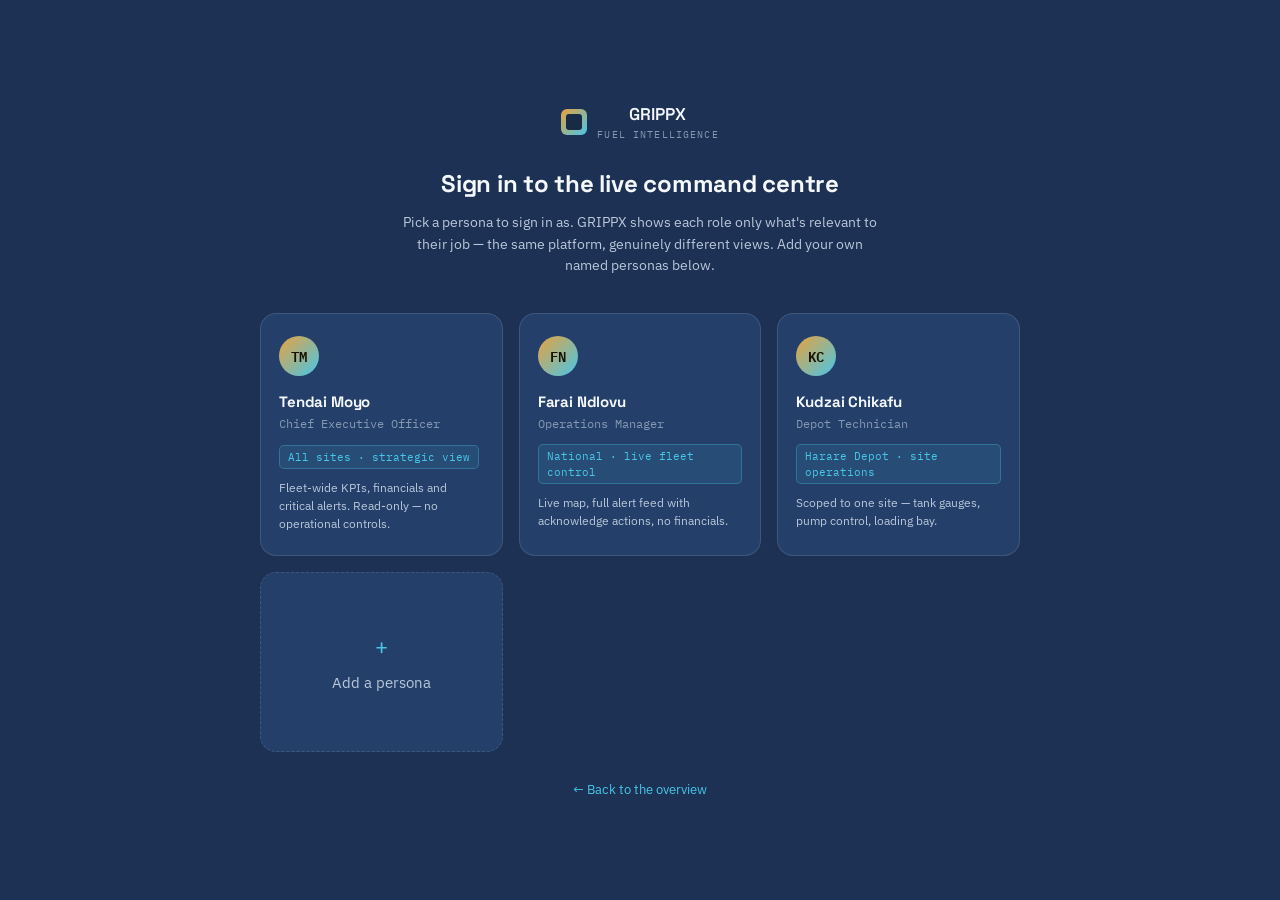
<file: fleet.html>
<!doctype html>
<html lang="en">
<head>
<meta charset="utf-8">
<meta name="viewport" content="width=device-width, initial-scale=1">
<title>Fleet &amp; Tankers — GRIPPX Fuel Intelligence</title>
<link rel="stylesheet" href="css/styles.css">
<style>
  .toolbar{ display:flex; gap:12px; align-items:center; flex-wrap:wrap; margin-bottom:16px; }
  .toolbar input, .toolbar select{
    background:var(--panel); border:1px solid var(--line-strong); color:var(--text);
    border-radius:8px; padding:9px 12px; font-size:13px; font-family:var(--font-body);
  }
  .toolbar input{ min-width:220px; }
  .table-scroll{ overflow-x:auto; }
  .view-toggle{ display:flex; gap:2px; background:var(--panel); border:1px solid var(--line-strong); border-radius:999px; padding:3px; margin-left:auto; }
  .view-toggle button{ border:none; background:transparent; color:var(--text-dim); font-size:12.5px; padding:7px 14px; border-radius:999px; cursor:pointer; }
  .view-toggle button.active{ background:var(--amber); color:#1A1102; font-weight:600; }

  .fleet-grid{ display:grid; grid-template-columns:repeat(auto-fill, minmax(310px,1fr)); gap:16px; }
  .fleet-card{ padding:20px; display:flex; flex-direction:column; gap:12px; }
  .fc-head{ display:flex; justify-content:space-between; align-items:flex-start; }
  .fc-id{ font-family:var(--font-display); font-size:17px; font-weight:600; }
  .fc-reg{ color:var(--text-faint); font-size:11.5px; margin-top:2px; }
  .fc-route{ font-size:13.5px; color:var(--text-dim); padding-bottom:10px; border-bottom:1px solid var(--line); }
  .fc-row{ display:flex; justify-content:space-between; align-items:center; font-size:12.5px; gap:10px; }
  .fc-row .k{ color:var(--text-faint); }
  .fc-row .v{ color:var(--text); text-align:right; }
  .fc-foot{ display:flex; justify-content:space-between; align-items:center; padding-top:10px; border-top:1px solid var(--line); }
</style>
</head>
<body class="app-body">
<div class="app-frame">

  <aside class="app-sidebar">
    <a href="index.html" class="brand"><span class="mark"></span><div>GRIPPX<br><small>FUEL INTELLIGENCE</small></div></a>
    <div class="side-group-label">Operate</div>
    <a href="dashboard.html" class="side-link" data-nav="dashboard.html">Command Centre</a>
    <a href="fleet.html" class="side-link active" data-nav="fleet.html">Fleet &amp; Tankers</a>
    <a href="depot.html" class="side-link" data-nav="depot.html">Depots &amp; Wetstock</a>
    <a href="custody.html" class="side-link" data-nav="custody.html">Chain of Custody</a>
    <div class="side-group-label">Configure</div>
    <a href="integrations.html" class="side-link" data-nav="integrations.html">Integrations</a>
    <a href="index.html#pilot" class="side-link">Pilot program</a>
    <div class="sidebar-foot">GRIPPX FUEL INTELLIGENCE<br>Sandbox environment</div>
  </aside>

  <main class="app-main">
    <div class="topbar">
      <div>
        <h1>Fleet &amp; Tanker Intelligence</h1>
        <div class="sub" id="fleet-count">—</div>
      </div>
      <div class="topbar-right">
        <div id="role-switcher"></div>
        <span class="pill"><span class="dot live"></span> Live</span>
        <span class="clock js-clock mono"></span>
      </div>
    </div>

    <div class="app-content">
      <div id="fleet-scope-note" style="display:none; align-items:center; gap:10px; background:var(--panel); border:1px solid var(--line-strong); border-radius:var(--radius); padding:12px 16px; margin-bottom:14px; font-size:12.5px; color:var(--text-dim);">
        <span style="font-size:15px;">📍</span>
        <span>Scoped to tankers routed through <strong>your assigned site(s)</strong>. Switch role or scope above to view the full fleet.</span>
      </div>
      <div class="toolbar">
        <input id="fleet-search" type="search" placeholder="Search vehicle, driver or route…">
        <select id="fleet-filter-status">
          <option value="all">All statuses</option>
          <option>In transit</option>
          <option>Delivering</option>
          <option>Loading</option>
          <option>Idle</option>
        </select>
        <div class="view-toggle">
          <button type="button" id="view-cards-btn" class="active">Cards</button>
          <button type="button" id="view-table-btn">Table</button>
        </div>
      </div>

      <div id="fleet-cards" class="fleet-grid"></div>

      <div class="card table-scroll" id="fleet-table-wrap" style="display:none;">
        <table class="data-table" id="fleet-table">
          <thead>
            <tr>
              <th>Vehicle</th><th>Driver</th><th>Route</th><th>Status</th>
              <th>Speed</th><th>Compartment load</th><th>Truck fuel</th><th>ETA</th><th>Risk</th>
            </tr>
          </thead>
          <tbody></tbody>
        </table>
      </div>

      <p style="color:var(--text-faint); font-size:12.5px; margin-top:14px;">Showing a 12-tanker sandbox fleet. A full deployment scales this table to your entire fleet with saved views, CSV export and ERP-linked cost codes.</p>
    </div>
  </main>
</div>

<script src="js/data.js"></script>
<script src="js/app.js"></script>
</body>
</html>
</file>
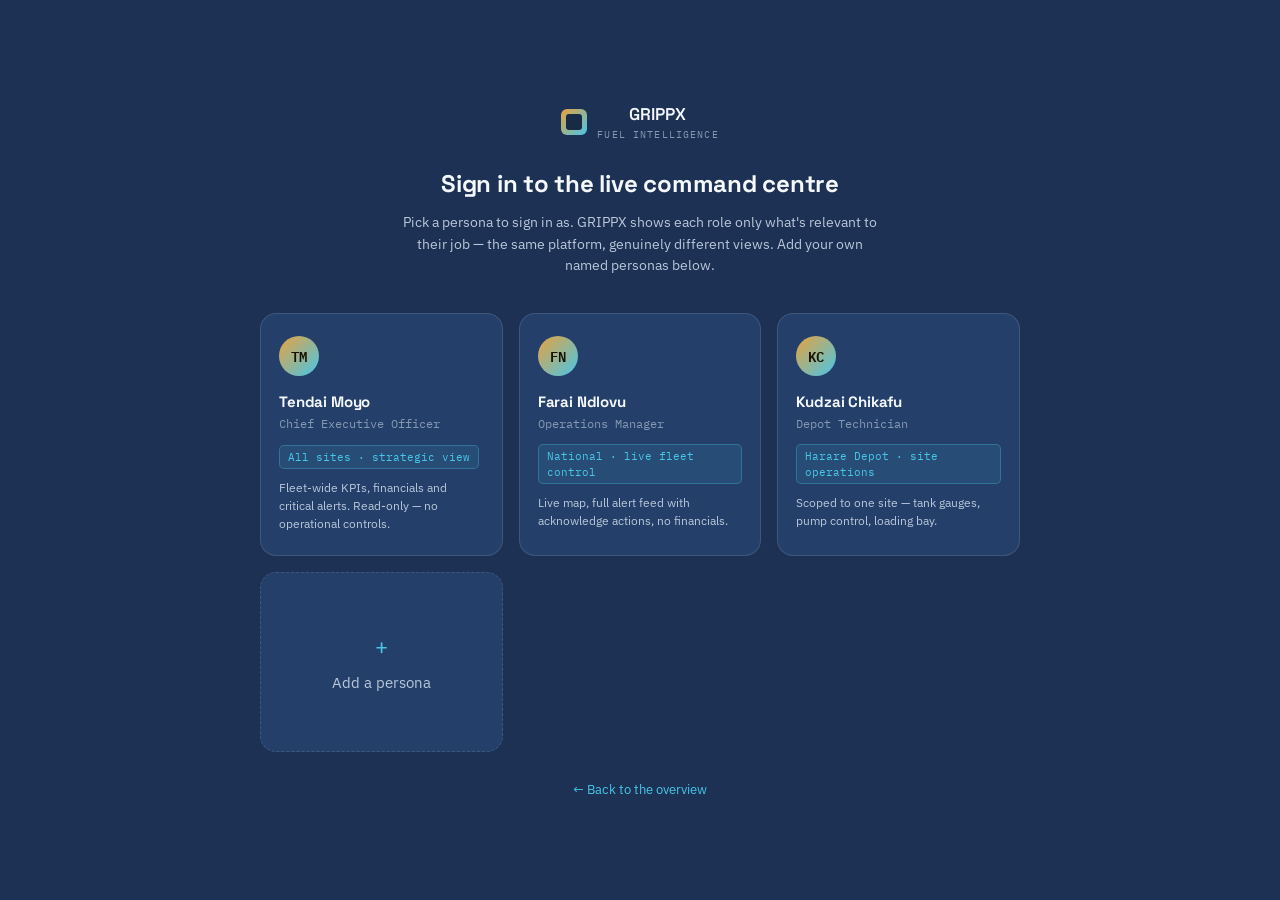
<file: integrations.html>
<!doctype html>
<html lang="en">
<head>
<meta charset="utf-8">
<meta name="viewport" content="width=device-width, initial-scale=1">
<title>Integrations — GRIPPX Fuel Intelligence</title>
<link rel="stylesheet" href="css/styles.css">
<style>
  .int-hero{ padding:60px 0 20px; }
  .int-grid{ display:grid; grid-template-columns:repeat(3,1fr); gap:16px; margin-top:18px; }
  @media (max-width:980px){ .int-grid{ grid-template-columns:1fr 1fr; } }
  @media (max-width:640px){ .int-grid{ grid-template-columns:1fr; } }
  .int-card h4{ font-size:14.5px; margin:0 0 8px; display:flex; align-items:center; gap:8px; }
  .int-card p{ font-size:12.5px; color:var(--text-dim); }
  .int-card .swatch{ width:26px; height:26px; border-radius:7px; display:flex; align-items:center; justify-content:center; font-family:var(--font-mono); font-size:11px; flex:none; }

  .stack{ display:grid; grid-template-columns:repeat(4,1fr); gap:1px; background:var(--line); border:1px solid var(--line); border-radius:14px; overflow:hidden; margin-top:16px; }
  @media (max-width:880px){ .stack{ grid-template-columns:1fr 1fr; } }
  .stack > div{ background:var(--panel); padding:18px; }
  .stack .k{ font-family:var(--font-mono); font-size:10.5px; color:var(--text-faint); text-transform:uppercase; letter-spacing:0.08em; margin-bottom:8px; }
  .stack .v{ font-size:13px; color:var(--text-dim); line-height:1.6; }

  .role-grid{ display:grid; grid-template-columns:repeat(3,1fr); gap:16px; margin-top:16px; }
  @media (max-width:880px){ .role-grid{ grid-template-columns:1fr; } }
  .role-card ul{ margin:10px 0 0; padding-left:18px; color:var(--text-dim); font-size:12.5px; line-height:1.8; }

  #sap-log .row{ display:grid; grid-template-columns:100px 1fr 90px 70px; gap:10px; align-items:center; padding:9px 0; border-bottom:1px solid var(--line); font-size:12px; }
  #sap-log .row:last-child{ border-bottom:none; }
  #sap-log .row span.mono{ color:var(--text-dim); }
</style>
</head>
<body class="app-body">
<div class="app-frame">

  <aside class="app-sidebar">
    <a href="index.html" class="brand"><span class="mark"></span><div>GRIPPX<br><small>FUEL INTELLIGENCE</small></div></a>
    <div class="side-group-label">Operate</div>
    <a href="dashboard.html" class="side-link" data-nav="dashboard.html">Command Centre</a>
    <a href="fleet.html" class="side-link" data-nav="fleet.html">Fleet &amp; Tankers</a>
    <a href="depot.html" class="side-link" data-nav="depot.html">Depots &amp; Wetstock</a>
    <a href="custody.html" class="side-link" data-nav="custody.html">Chain of Custody</a>
    <div class="side-group-label">Configure</div>
    <a href="integrations.html" class="side-link active" data-nav="integrations.html">Integrations</a>
    <a href="index.html#pilot" class="side-link">Pilot program</a>
    <div class="sidebar-foot">GRIPPX FUEL INTELLIGENCE<br>Sandbox environment</div>
  </aside>

  <main class="app-main">
    <div class="topbar">
      <div>
        <h1>Integrations &amp; Executive Access</h1>
        <div class="sub">ERP, hardware protocols, cybersecurity &amp; role-based reporting</div>
      </div>
      <div class="topbar-right">
        <div id="role-switcher"></div>
        <span class="pill"><span class="dot live"></span> Live</span>
        <span class="clock js-clock mono"></span>
      </div>
    </div>

    <div class="app-content" data-page-restrict="exec,ops">

      <div class="card" style="margin-bottom:18px;">
        <span class="eyebrow">Positioning</span>
        <h2 style="font-size:20px; margin:10px 0 10px;">An intelligence layer on top of what you already run — including SAP.</h2>
        <p style="color:var(--text-dim); font-size:13.5px; max-width:760px;">GRIPPX does not replace your ERP, your existing ATG hardware, your tanker control system, or your fleet telematics. It reconciles their data into one operational picture, then writes verified stock movements, deliveries and losses back into your system of record so finance and executives keep working from the numbers they already trust. If you've already invested in ATEX-rated tanker hardware from GuardMagic, PreciCONTROL or similar, that investment stays — GRIPPX sits on top of it.</p>
      </div>

      <h3 style="font-size:15px; margin:8px 0 0;">ERP &amp; business systems</h3>
      <div class="int-grid">
        <div class="card int-card">
          <div style="display:flex; gap:10px; align-items:center;">
            <div class="swatch" style="background:rgba(72,198,232,0.12); color:var(--cyan);">SAP</div>
            <h4 style="margin:0;">SAP (ECC / S/4HANA)</h4>
          </div>
          <p style="margin-top:10px;">Goods receipt and goods issue documents posted via IDoc / OData for every depot delivery and dispensing event. Stock levels reconcile to MM inventory in near real time.</p>
        </div>
        <div class="card int-card"><h4>Sage</h4><p>Stock and invoicing sync for mid-market finance teams running Sage Evolution or Sage 300.</p></div>
        <div class="card int-card"><h4>Microsoft Dynamics</h4><p>Inventory and cost-centre postings via native connector, including cross-border cost allocation.</p></div>
        <div class="card int-card"><h4>Oracle</h4><p>Financial and supply-chain modules integrated through REST / SOAP adapters.</p></div>
        <div class="card int-card"><h4>Power BI / Azure</h4><p>Raw telemetry and reconciled ledgers exposed for custom executive reporting outside GRIPPX itself.</p></div>
        <div class="card int-card"><h4>Payroll &amp; workshop systems</h4><p>Driver hours and maintenance work orders synced for scorecards and cost-per-kilometre reporting.</p></div>
      </div>

      <h3 style="font-size:15px; margin:34px 0 0;">Field hardware &amp; protocols</h3>
      <div class="stack" style="grid-template-columns:repeat(5,1fr);">
        <div><div class="k">Automatic tank gauges</div><div class="v">Veeder-Root, FAFNIR, Honeywell, OPW, Hectronic — magnetostrictive, hydrostatic &amp; radar probes</div></div>
        <div><div class="k">Tanker compartment monitoring</div><div class="v">GuardMagic (TankerControl), DigitFMS — cargo compartment sensors, ATEX/Zone 1 rated</div></div>
        <div><div class="k">Valve &amp; pump control</div><div class="v">PreciCONTROL (Alfons Haar) — RFID driver auth, overfill &amp; cross-over prevention</div></div>
        <div><div class="k">Truck fuel &amp; CAN bus</div><div class="v">Escort TD, Omnicomm, Technoton DUT-E, LLS Africa, Eurosens</div></div>
        <div><div class="k">Flow meters &amp; PLCs</div><div class="v">Endress+Hauser, Krohne, Siemens S7, WAGO, Schneider</div></div>
      </div>
      <div class="card" style="margin-top:14px; padding:16px 18px;">
        <div style="display:flex; align-items:center; gap:10px; flex-wrap:wrap;">
          <span class="tag info">Roadmap</span>
          <span style="font-size:12.5px; color:var(--text-dim);">Planned support for the open <strong style="color:var(--text);">Fuel Truck Link (FTL)</strong> communication standard — so GRIPPX integrates with any compliant tanker controller rather than locking you to one vendor's hardware.</span>
        </div>
      </div>
      <div style="margin-top:10px; font-size:11.5px; color:var(--text-faint);">Comms &amp; transport: Modbus TCP · MQTT · OPC-UA · REST API · 4G/5G · LoRaWAN</div>

      <h3 style="font-size:15px; margin:34px 0 0;">Executive access, by role</h3>
      <div class="role-grid">
        <div class="card role-card">
          <span class="tag info">CEO / MD</span>
          <ul><li>Today's deliveries &amp; revenue</li><li>Fuel loss vs. tolerance</li><li>Fleet status across countries</li><li>Profitability by depot &amp; route</li></ul>
        </div>
        <div class="card role-card">
          <span class="tag warn">Operations Manager</span>
          <ul><li>Live truck map &amp; exceptions</li><li>Late deliveries &amp; idle time</li><li>Tank alarms across depots</li><li>Maintenance backlog</li></ul>
        </div>
        <div class="card role-card">
          <span class="tag ok">Finance</span>
          <ul><li>Fuel valuation &amp; stock reconciliation</li><li>Loss reports posted to SAP</li><li>Cost per kilometre</li><li>Customer profitability</li></ul>
        </div>
      </div>

      <div class="two-col" style="display:grid; grid-template-columns:1.2fr 1fr; gap:18px; margin-top:34px;">
        <div class="card">
          <div class="panel-title"><div><h3>SAP sync log</h3><div class="eyebrow">Goods movement postings — sandbox environment</div></div><span class="pill"><span class="dot live"></span> streaming</span></div>
          <div id="sap-log"></div>
        </div>
        <div class="card">
          <div class="panel-title"><div><h3>Cybersecurity &amp; compliance</h3></div></div>
          <ul style="margin:0; padding-left:18px; color:var(--text-dim); font-size:12.5px; line-height:2;">
            <li>TLS encryption in transit, AES-256 at rest</li>
            <li>VPN connectivity for field gateways</li>
            <li>Multi-factor authentication &amp; role-based access control</li>
            <li>Full audit trail on every dispensing &amp; sync event</li>
            <li>ISO 27001-aligned information security practices</li>
            <li>IEC 62443 industrial cybersecurity considerations</li>
          </ul>
        </div>
      </div>

    </div>
  </main>
</div>

<script src="js/data.js"></script>
<script src="js/app.js"></script>
<script>
  const SAP_DOC_TYPES = ['GR: Depot receipt','GI: Loading bay','GI: Customer delivery','Stock adjustment','Reconciliation post'];
  function sapLogRow(){
    const depot = pick(DEPOTS);
    return {
      time: new Date().toLocaleTimeString('en-ZA', {hour:'2-digit', minute:'2-digit', second:'2-digit', hour12:false}),
      doc: pick(SAP_DOC_TYPES),
      site: depot.code,
      status: Math.random() < 0.92 ? 'posted' : 'queued',
    };
  }
  let sapRows = Array.from({length:8}, sapLogRow);
  function renderSapLog(){
    const el = document.getElementById('sap-log');
    if (!el) return;
    el.innerHTML = `<div class="row" style="font-family:var(--font-mono); font-size:10.5px; color:var(--text-faint); text-transform:uppercase; letter-spacing:0.06em;">
        <span>Time</span><span>Document</span><span>Site</span><span>Status</span></div>` +
      sapRows.map(r=>`<div class="row">
        <span class="mono">${r.time}</span><span>${r.doc}</span><span class="mono">${r.site}</span>
        <span class="tag ${r.status==='posted'?'ok':'warn'}">${r.status}</span></div>`).join('');
  }
  document.addEventListener('DOMContentLoaded', ()=>{
    renderSapLog();
    setInterval(()=>{
      sapRows.unshift(sapLogRow());
      sapRows.length = Math.min(sapRows.length, 8);
      renderSapLog();
    }, 3400);
  });
</script>
</body>
</html>
</file>
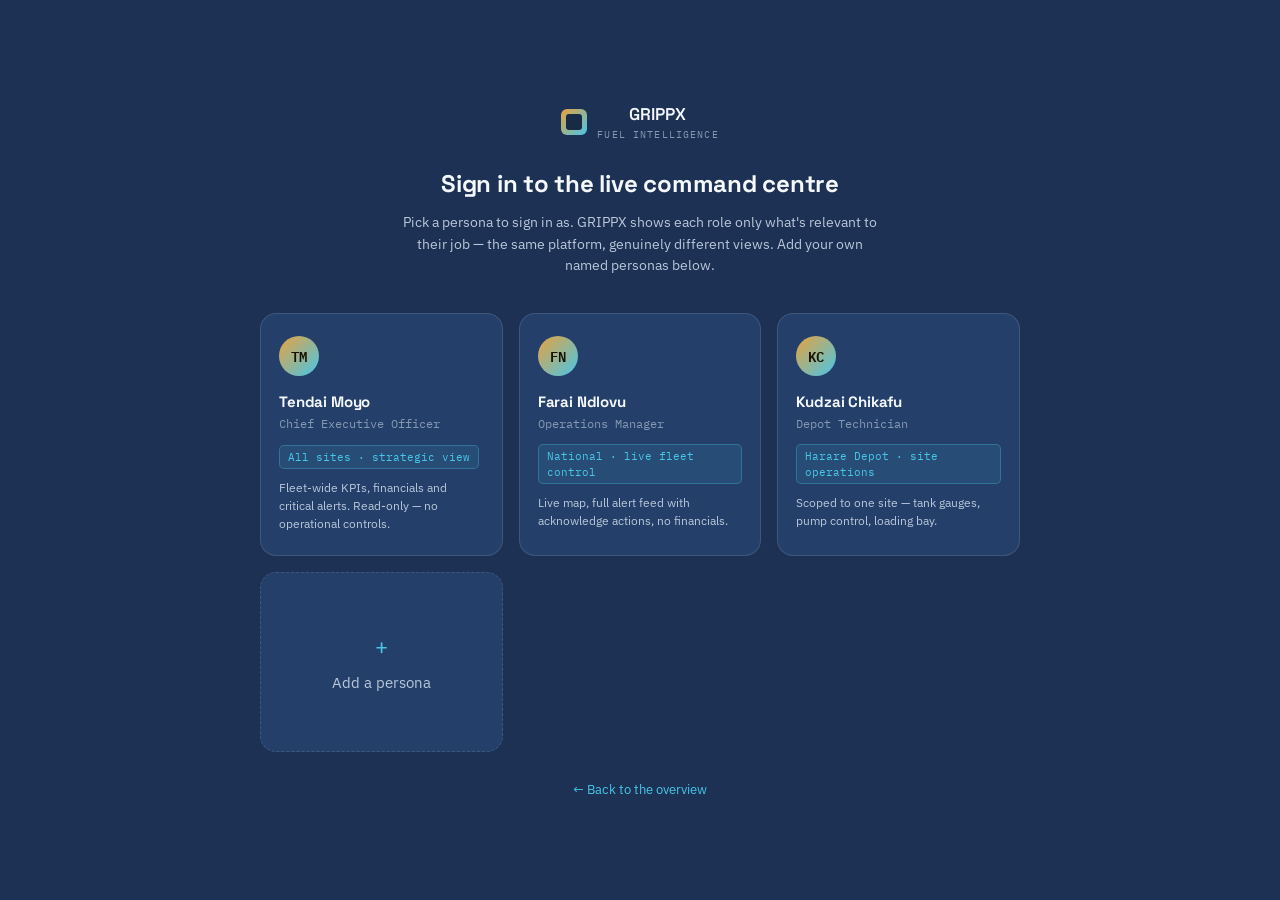
<file: login.html>
<!doctype html>
<html lang="en">
<head>
<meta charset="utf-8">
<meta name="viewport" content="width=device-width, initial-scale=1">
<title>Sign in — GRIPPX Fuel Intelligence</title>
<link rel="stylesheet" href="css/styles.css">
<style>
  body{ min-height:100vh; display:flex; align-items:center; justify-content:center; padding:40px 20px; }
  .login-wrap{ max-width:760px; width:100%; }
  .login-head{ text-align:center; margin-bottom:36px; }
  .login-head .brand{ justify-content:center; margin-bottom:22px; }
  .login-head h1{ font-size:24px; margin-bottom:10px; }
  .login-head p{ color:var(--text-dim); font-size:14px; max-width:480px; margin:0 auto; }
  .persona-grid{ display:grid; grid-template-columns:repeat(3,1fr); gap:16px; }
  @media (max-width:760px){ .persona-grid{ grid-template-columns:1fr; } }
  .persona-card{
    background:var(--panel); border:1px solid var(--line); border-radius:var(--radius-lg);
    padding:22px 18px; text-align:left; cursor:pointer; transition:transform .15s, border-color .15s, background .15s;
    position:relative;
  }
  .persona-card:hover{ border-color:var(--line-strong); background:var(--panel-2); transform:translateY(-2px); }
  .persona-remove{
    position:absolute; top:14px; right:14px; width:20px; height:20px; border-radius:50%;
    background:var(--panel-3); border:1px solid var(--line-strong); color:var(--text-faint);
    font-size:11px; display:flex; align-items:center; justify-content:center; cursor:pointer;
  }
  .persona-remove:hover{ color:var(--red); border-color:var(--red); }
  .persona-card.add-card{
    display:flex; flex-direction:column; align-items:center; justify-content:center; text-align:center;
    border-style:dashed; color:var(--text-dim); min-height:180px;
  }
  .persona-card.add-card .plus{ font-size:22px; color:var(--cyan); margin-bottom:8px; }
  .enroll-form{
    background:var(--panel); border:1px solid var(--line-strong); border-radius:var(--radius-lg);
    padding:24px; margin-top:20px; text-align:left; display:none;
  }
  .enroll-form.open{ display:block; }
  .enroll-form h3{ font-size:15px; margin-bottom:16px; }
  .enroll-row{ display:grid; grid-template-columns:1fr 1fr; gap:12px; margin-bottom:12px; }
  .enroll-row.full{ grid-template-columns:1fr; }
  .enroll-form label{ display:block; font-size:11.5px; color:var(--text-faint); font-family:var(--font-mono); margin-bottom:6px; }
  .enroll-form input, .enroll-form select{
    width:100%; background:var(--panel-2); border:1px solid var(--line-strong); color:var(--text);
    border-radius:8px; padding:9px 12px; font-size:13px; font-family:var(--font-body);
  }
  .enroll-actions{ display:flex; gap:10px; margin-top:6px; }
  .persona-avatar{
    width:40px; height:40px; border-radius:50%; margin-bottom:14px;
    background:linear-gradient(135deg, var(--amber), var(--cyan));
    display:flex; align-items:center; justify-content:center;
    font-family:var(--font-mono); font-weight:600; font-size:14px; color:#1A1102;
  }
  .persona-card h3{ font-size:15px; margin-bottom:2px; }
  .persona-title{ font-size:12px; color:var(--text-faint); font-family:var(--font-mono); margin-bottom:10px; }
  .persona-badge{ display:inline-block; font-size:10.5px; font-family:var(--font-mono); color:var(--cyan); background:rgba(72,198,232,0.1); border:1px solid rgba(72,198,232,0.3); border-radius:5px; padding:3px 8px; margin-bottom:10px; }
  .persona-desc{ font-size:12px; color:var(--text-dim); line-height:1.5; }
  .login-foot{ text-align:center; margin-top:28px; font-size:12.5px; color:var(--text-faint); }
  .login-foot a{ color:var(--cyan); }
</style>
</head>
<body>
  <div class="login-wrap">
    <div class="login-head">
      <div class="brand"><span class="mark"></span><div>GRIPPX<br><small>FUEL INTELLIGENCE</small></div></div>
      <h1>Sign in to the live command centre</h1>
      <p>Pick a persona to sign in as. GRIPPX shows each role only what's relevant to their job — the same platform, genuinely different views. Add your own named personas below.</p>
    </div>

    <div class="persona-grid" id="persona-grid"></div>

    <div class="enroll-form" id="enroll-form">
      <h3>Add a persona</h3>
      <div class="enroll-row">
        <div><label>Name</label><input id="enroll-name" type="text" placeholder="e.g. Sarah Chen"></div>
        <div><label>Title</label><input id="enroll-title" type="text" placeholder="e.g. Chief Financial Officer"></div>
      </div>
      <div class="enroll-row full">
        <div>
          <label>Access level</label>
          <select id="enroll-role">
            <option value="exec">Executive — strategic, read-only, all sites</option>
            <option value="ops">Operations Manager — live fleet &amp; alert control</option>
            <option value="depot">Depot Technician — device-level, one site</option>
          </select>
        </div>
      </div>
      <div class="enroll-row full" id="enroll-depot-row" style="display:none;">
        <div><label>Assigned depot</label><select id="enroll-depot"></select></div>
      </div>
      <div class="enroll-row full" id="enroll-ops-row" style="display:none;">
        <div><label>Scope</label><select id="enroll-ops-scope"></select></div>
      </div>
      <div class="enroll-actions">
        <button type="button" class="btn btn-primary btn-sm" id="enroll-save">Add persona</button>
        <button type="button" class="btn btn-ghost btn-sm" id="enroll-cancel">Cancel</button>
      </div>
    </div>

    <div class="login-foot">
      <a href="index.html">← Back to the overview</a>
    </div>
  </div>

<script src="js/data.js"></script>
<script>
  function paintGrid(){
    const personas = getAllPersonas();
    document.getElementById('persona-grid').innerHTML = personas.map(p => `
      <div class="persona-card" onclick="signIn('${p.id}')">
        ${!p.builtin ? `<span class="persona-remove" onclick="event.stopPropagation(); removePersona('${p.id}')" title="Remove persona">✕</span>` : ''}
        <div class="persona-avatar">${p.name.split(' ').map(s=>s[0]).join('').slice(0,2)}</div>
        <h3>${p.name}</h3>
        <div class="persona-title">${p.title}</div>
        <div class="persona-badge">${p.badge}</div>
        <div class="persona-desc">${p.desc}</div>
      </div>`).join('') + `
      <div class="persona-card add-card" onclick="openEnrollForm()">
        <div class="plus">+</div>
        <div>Add a persona</div>
      </div>`;
  }
  paintGrid();

  function signIn(personaId){
    loginAsPersona(personaId);
    const params = new URLSearchParams(location.search);
    const returnTo = params.get('return') || 'dashboard.html';
    const url = new URL(returnTo, location.href);
    url.searchParams.set('persona', personaId);
    window.location.href = url.toString();
  }
  function removePersona(id){
    removeCustomPersona(id);
    paintGrid();
  }

  const enrollForm = document.getElementById('enroll-form');
  const roleSelect = document.getElementById('enroll-role');
  const depotRow = document.getElementById('enroll-depot-row');
  const opsRow = document.getElementById('enroll-ops-row');
  const depotSelect = document.getElementById('enroll-depot');
  const opsScopeSelect = document.getElementById('enroll-ops-scope');

  depotSelect.innerHTML = DEPOTS.map(d=>`<option value="${d.id}">${d.name}</option>`).join('');
  opsScopeSelect.innerHTML = '<option value="national">National (all regions)</option>' +
    getRegions().map(r=>`<option value="${r}">${r} region</option>`).join('');

  function openEnrollForm(){
    enrollForm.classList.add('open');
    enrollForm.scrollIntoView({ behavior:'smooth', block:'center' });
  }
  function updateEnrollFields(){
    depotRow.style.display = roleSelect.value === 'depot' ? '' : 'none';
    opsRow.style.display = roleSelect.value === 'ops' ? '' : 'none';
  }
  roleSelect.addEventListener('change', updateEnrollFields);
  updateEnrollFields();

  document.getElementById('enroll-cancel').addEventListener('click', ()=>{
    enrollForm.classList.remove('open');
  });
  document.getElementById('enroll-save').addEventListener('click', ()=>{
    const name = document.getElementById('enroll-name').value.trim();
    const title = document.getElementById('enroll-title').value.trim();
    if (!name || !title){ alert('Please enter a name and title.'); return; }
    const role = roleSelect.value;
    const depotSite = role === 'depot' ? depotSelect.value : undefined;
    const opsScope = role === 'ops' ? opsScopeSelect.value : undefined;
    enrollPersona({ name, title, role, depotSite, opsScope });
    document.getElementById('enroll-name').value = '';
    document.getElementById('enroll-title').value = '';
    enrollForm.classList.remove('open');
    paintGrid();
  });
</script>
</body>
</html>
</file>
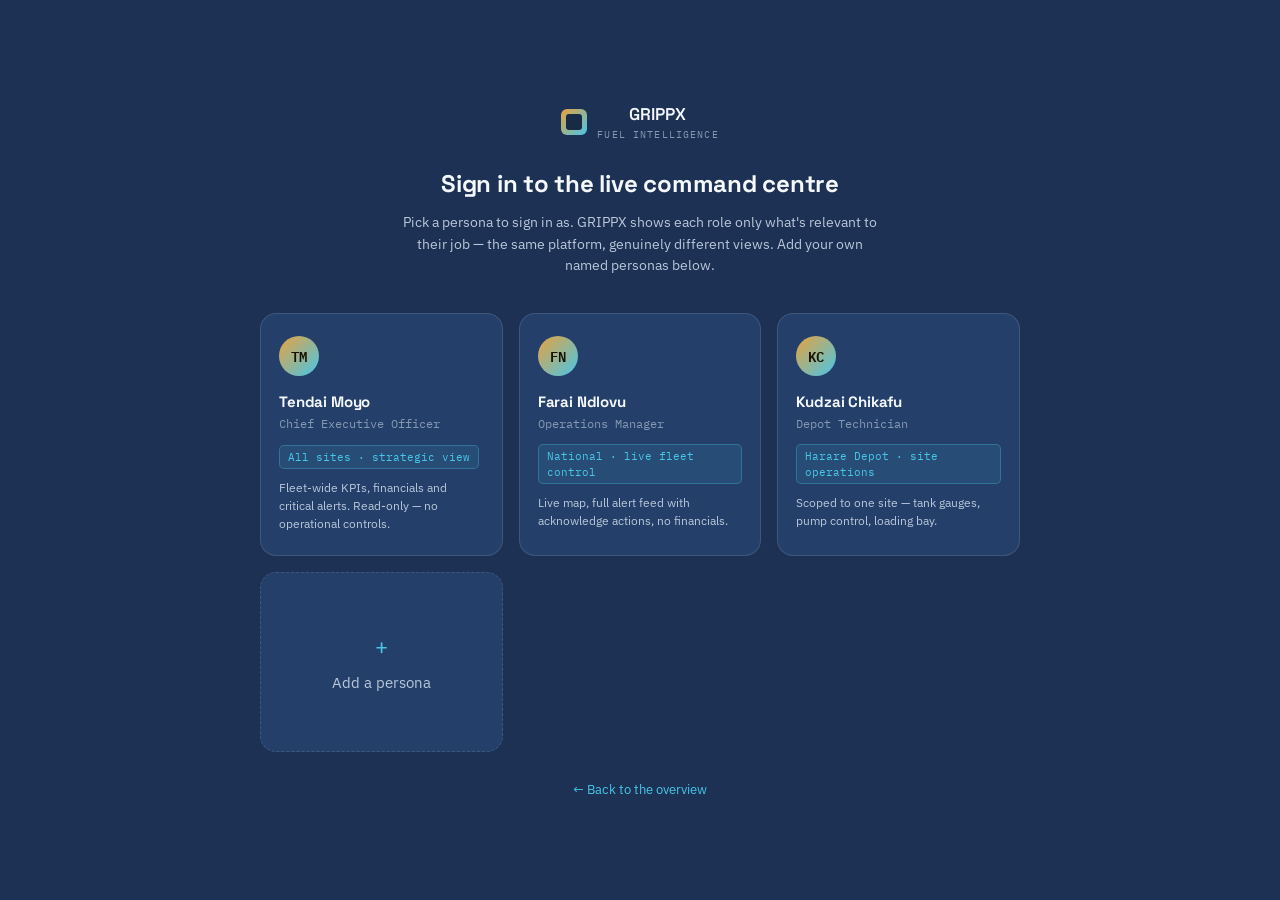
<file: truck.html>
<!doctype html>
<html lang="en">
<head>
<meta charset="utf-8">
<meta name="viewport" content="width=device-width, initial-scale=1">
<title>Tanker Detail — GRIPPX Fuel Intelligence</title>
<link rel="stylesheet" href="css/styles.css">
<style>
  .truck-head{ display:flex; justify-content:space-between; align-items:flex-start; gap:16px; flex-wrap:wrap; margin-bottom:20px; }
  .truck-head h1{ font-size:22px; display:flex; align-items:center; gap:10px; }
  .truck-switcher-wrap select{
    background:var(--panel); border:1px solid var(--line-strong); color:var(--text);
    border-radius:8px; padding:9px 12px; font-size:13px; font-family:var(--font-mono);
  }
  .two{ display:grid; grid-template-columns:1fr 1fr; gap:18px; margin-top:18px; }
  @media (max-width:980px){ .two{ grid-template-columns:1fr; } }
  .compartments-row{ display:flex; gap:22px; flex-wrap:wrap; }
</style>
</head>
<body class="app-body">
<div class="app-frame">

  <aside class="app-sidebar">
    <a href="index.html" class="brand"><span class="mark"></span><div>GRIPPX<br><small>FUEL INTELLIGENCE</small></div></a>
    <div class="side-group-label">Operate</div>
    <a href="dashboard.html" class="side-link" data-nav="dashboard.html">Command Centre</a>
    <a href="fleet.html" class="side-link active" data-nav="fleet.html">Fleet &amp; Tankers</a>
    <a href="depot.html" class="side-link" data-nav="depot.html">Depots &amp; Wetstock</a>
    <a href="custody.html" class="side-link" data-nav="custody.html">Chain of Custody</a>
    <div class="side-group-label">Configure</div>
    <a href="integrations.html" class="side-link" data-nav="integrations.html">Integrations</a>
    <a href="index.html#pilot" class="side-link">Pilot program</a>
    <div class="sidebar-foot">GRIPPX FUEL INTELLIGENCE<br>Sandbox environment</div>
  </aside>

  <main class="app-main" id="truck-root">
    <div class="topbar">
      <div>
        <a href="fleet.html" style="color:var(--text-faint); font-size:12.5px;">← All vehicles</a>
        <div class="sub" style="margin-top:4px;">Tanker detail</div>
      </div>
      <div class="topbar-right">
        <div id="role-switcher"></div>
        <div class="truck-switcher-wrap"><select id="truck-switcher"></select></div>
        <span class="clock js-clock mono"></span>
      </div>
    </div>

    <div class="app-content">
      <div class="truck-head">
        <div>
          <h1><span id="truck-title">—</span> <span id="truck-status-tag" class="tag"></span> <span id="truck-risk-tag" class="tag"></span></h1>
          <div class="sub" style="margin-top:6px;">Registration <span id="truck-reg" class="mono"></span></div>
        </div>
      </div>

      <div class="two">
        <div class="card">
          <div class="panel-title"><div><h3>Compartments</h3><div class="eyebrow">Independent per-compartment monitoring</div></div></div>
          <div id="truck-compartments" class="compartments-row"></div>
        </div>
        <div class="card">
          <div class="panel-title"><div><h3>Vehicle telemetry</h3><div class="eyebrow">Live GPS, CAN bus &amp; driver ID</div></div></div>
          <div id="truck-meta-grid"></div>
        </div>
      </div>

      <div class="two">
        <div class="card">
          <div class="panel-title"><div><h3>Truck fuel level — last 24h</h3><div class="eyebrow">Vehicle's own diesel tank</div></div></div>
          <div id="truck-fuel-graph"></div>
          <div id="truck-fuel-status" style="margin-top:16px;"></div>
        </div>
        <div class="card">
          <div class="panel-title"><div><h3>Alerts for this vehicle</h3><div class="eyebrow">Theft, discrepancy &amp; maintenance flags</div></div></div>
          <div id="truck-alerts" class="scroll-panel"></div>
        </div>
      </div>
    </div>
  </main>
</div>

<script src="js/data.js"></script>
<script src="js/app.js"></script>
</body>
</html>
</file>
<file: css/styles.css>
/* =================================================================
   GRIPPX FUEL INTELLIGENCE — design system
   Standalone visual identity (independent of grippx.co retail brand)

   Direction: an instrumentation console for liquid fuel. The palette
   comes from the physical world being measured — graphite chassis,
   diesel-amber readouts, gauge-glass cyan — rather than a generic
   SaaS gradient. Numbers are set in mono because they are
   measurements, not decoration.
   ================================================================= */

@import url('https://fonts.googleapis.com/css2?family=Space+Grotesk:wght@400;500;600;700&family=IBM+Plex+Sans:wght@400;500;600&family=IBM+Plex+Mono:wght@400;500;600&display=swap');

:root{
  /* -- surfaces: mid-tone blueprint navy --
     Lighter than a typical "dark mode" black so it reads as an
     engineering blueprint / schematic surface rather than an OLED
     app shell — while still being a "dark UI" for the console. */
  --ink:        #172A46;
  --ink-2:      #1C3153;
  --panel:      #24406A;
  --panel-2:    #2F4E80;
  --panel-3:    #3B5D92;
  --line:       rgba(255,255,255,0.12);
  --line-strong:rgba(255,255,255,0.22);

  /* -- text -- */
  --text:       #F5F8FC;
  --text-dim:   #B9C7DA;
  --text-faint: #8598B2;

  /* -- signal colors (measured, not decorative) -- */
  --amber:      #E8A23D;   /* diesel / primary readout — the one warm note */
  --amber-dim:  #8A6528;
  --cyan:       #48C6E8;   /* telemetry / the "twin" glow */
  --cyan-dim:   #2C6E7C;
  --sage:       #6FBE8F;   /* nominal / ok */
  --red:        #E5555B;   /* critical alarm */
  --red-dim:    #4A2225;
  --violet:     #9C8CF0;   /* AI / predictive */

  --radius-sm: 6px;
  --radius: 10px;
  --radius-lg: 16px;

  --font-display: 'Space Grotesk', sans-serif;
  --font-body: 'IBM Plex Sans', sans-serif;
  --font-mono: 'IBM Plex Mono', monospace;
}

*,*::before,*::after{ box-sizing:border-box; }
html{ scroll-behavior:smooth; }
body{
  margin:0;
  background:var(--ink-2);
  color:var(--text);
  font-family:var(--font-body);
  font-size:15px;
  line-height:1.55;
  -webkit-font-smoothing:antialiased;
}
img{ max-width:100%; display:block; }
a{ color:inherit; text-decoration:none; }
h1,h2,h3,h4{ font-family:var(--font-display); margin:0; letter-spacing:-0.01em; }
p{ margin:0; }
button{ font-family:inherit; }
::selection{ background:var(--amber); color:var(--ink); }

@media (prefers-reduced-motion: reduce){
  *{ animation-duration:0.001ms !important; animation-iteration-count:1 !important; transition-duration:0.001ms !important; }
}

/* focus visibility */
a:focus-visible, button:focus-visible, [tabindex]:focus-visible{
  outline:2px solid var(--cyan);
  outline-offset:2px;
}

.mono{ font-family:var(--font-mono); }
.eyebrow{
  font-family:var(--font-mono);
  font-size:11px;
  letter-spacing:0.14em;
  text-transform:uppercase;
  color:var(--text-faint);
}

/* -------------------- shell / nav -------------------- */
.shell-header{
  position:sticky; top:0; z-index:50;
  display:flex; align-items:center; justify-content:space-between;
  gap:24px;
  padding:14px 28px;
  background:rgba(12,15,18,0.88);
  backdrop-filter:blur(10px);
  border-bottom:1px solid var(--line);
}
.brand{
  display:flex; align-items:center; gap:10px;
  font-family:var(--font-display); font-weight:600; font-size:17px;
  color:var(--text);
}
.brand .mark{
  width:26px; height:26px; border-radius:6px;
  background:linear-gradient(135deg, var(--amber), var(--cyan));
  position:relative; flex:none;
}
.brand .mark::after{
  content:''; position:absolute; inset:5px;
  border-radius:3px; background:var(--ink);
}
.brand small{
  display:block; font-family:var(--font-mono); font-weight:400;
  font-size:9.5px; letter-spacing:0.12em; color:var(--text-faint); margin-top:1px;
}

.nav-links{ display:flex; align-items:center; gap:2px; }
.nav-links a{
  padding:8px 14px; border-radius:999px; font-size:13.5px; color:var(--text-dim);
  transition:color .15s, background .15s;
}
.nav-links a:hover{ color:var(--text); background:var(--panel); }
.nav-links a.active{ color:var(--ink); background:var(--amber); font-weight:500; }

.nav-cta{
  display:flex; align-items:center; gap:10px;
}
.btn{
  display:inline-flex; align-items:center; gap:8px;
  padding:10px 18px; border-radius:999px;
  font-size:13.5px; font-weight:500; border:1px solid transparent;
  cursor:pointer; transition:transform .15s, filter .15s, background .15s;
  white-space:nowrap;
}
.btn:hover{ filter:brightness(1.08); }
.btn:active{ transform:scale(0.98); }
.btn-primary{ background:var(--amber); color:#1A1102; }
.btn-ghost{ background:transparent; border-color:var(--line-strong); color:var(--text); }
.btn-ghost:hover{ background:var(--panel); }
.btn-sm{ padding:7px 14px; font-size:12.5px; }

.menu-toggle{ display:none; background:none; border:1px solid var(--line-strong); color:var(--text); border-radius:8px; padding:8px 10px; }

@media (max-width: 880px){
  .nav-links{ display:none; }
  .menu-toggle{ display:inline-flex; }
}

/* -------------------- generic layout -------------------- */
.wrap{ max-width:1240px; margin:0 auto; padding:0 28px; }
.section{ padding:88px 0; }
.section-tight{ padding:56px 0; }
.grid{ display:grid; gap:20px; }

.pill{
  display:inline-flex; align-items:center; gap:8px;
  padding:6px 14px; border-radius:999px;
  border:1px solid var(--line-strong);
  font-family:var(--font-mono); font-size:11.5px; letter-spacing:0.04em;
  color:var(--text-dim); background:var(--panel);
}
.pill .dot{ width:6px; height:6px; border-radius:50%; background:var(--sage); box-shadow:0 0 0 3px rgba(111,190,143,0.18); }
.pill .dot.live{ animation:pulse-dot 2s infinite; }
@keyframes pulse-dot{ 0%,100%{ opacity:1 } 50%{ opacity:.35 } }

.card{
  background:var(--panel);
  border:1px solid var(--line);
  border-radius:var(--radius-lg);
  padding:22px;
}

footer.site-footer{
  border-top:1px solid var(--line);
  padding:40px 0 32px;
  color:var(--text-faint); font-size:13px;
}
footer.site-footer .wrap{ display:flex; justify-content:space-between; align-items:center; gap:16px; flex-wrap:wrap; }
footer.site-footer nav{ display:flex; gap:18px; flex-wrap:wrap; }
footer.site-footer a:hover{ color:var(--text-dim); }

/* -------------------- app shell (dashboard pages) -------------------- */
.app-body{ background:var(--ink-2); min-height:100vh; }
.app-frame{ display:flex; min-height:100vh; }

.app-sidebar{
  width:220px; flex:none;
  background:var(--ink);
  border-right:1px solid var(--line);
  padding:18px 12px;
  position:sticky; top:0; height:100vh;
  display:flex; flex-direction:column; gap:4px;
}
.app-sidebar .brand{ padding:6px 10px 18px; }
.side-link{
  display:flex; align-items:center; gap:10px;
  padding:9px 12px; border-radius:8px; font-size:13.5px;
  color:var(--text-dim);
}
.side-link svg{ width:16px; height:16px; flex:none; opacity:.8; }
.side-link:hover{ background:var(--panel); color:var(--text); }
.side-link.active{ background:var(--panel-2); color:var(--amber); border:1px solid var(--line); }
.side-group-label{
  font-family:var(--font-mono); font-size:10px; letter-spacing:0.12em; text-transform:uppercase;
  color:var(--text-faint); padding:16px 12px 6px;
}
.sidebar-foot{
  margin-top:auto; padding:12px; border-top:1px solid var(--line);
  font-size:12px; color:var(--text-faint); font-family:var(--font-mono);
}

.app-main{ flex:1; min-width:0; }
.topbar{
  display:flex; align-items:center; justify-content:space-between; gap:16px;
  padding:16px 26px; border-bottom:1px solid var(--line);
  background:rgba(16,20,26,0.9); backdrop-filter:blur(8px);
  position:sticky; top:0; z-index:20;
}
.topbar h1{ font-size:19px; }
.topbar .sub{ color:var(--text-faint); font-size:12.5px; font-family:var(--font-mono); margin-top:2px; }
.topbar-right{ display:flex; align-items:center; gap:14px; }
.clock{ font-family:var(--font-mono); font-size:12.5px; color:var(--text-dim); }

.app-content{ padding:24px 26px 60px; }

/* KPI strip */
.kpi-grid{ display:grid; grid-template-columns:repeat(auto-fit,minmax(180px,1fr)); gap:14px; }
.kpi{
  background:var(--panel); border:1px solid var(--line); border-radius:var(--radius);
  padding:16px 18px;
}
.kpi .eyebrow{ margin-bottom:8px; }
.kpi .val{ font-family:var(--font-mono); font-size:26px; font-weight:600; letter-spacing:-0.01em; }
.kpi .val .unit{ font-size:13px; color:var(--text-faint); font-weight:400; margin-left:4px; }
.kpi .delta{ font-size:12px; margin-top:6px; display:flex; align-items:center; gap:5px; }
.kpi .delta.up{ color:var(--sage); }
.kpi .delta.down{ color:var(--red); }
.kpi .delta.flat{ color:var(--text-faint); }

.panel-title{ display:flex; align-items:center; justify-content:space-between; margin-bottom:16px; gap:10px; flex-wrap:wrap; }
.panel-title h3{ font-size:15px; }
.panel-title .eyebrow{ margin-top:3px; }

.tag{
  font-family:var(--font-mono); font-size:10.5px; letter-spacing:0.04em;
  padding:3px 8px; border-radius:5px; border:1px solid var(--line-strong);
  color:var(--text-dim);
}
.tag.ok{ color:var(--sage); border-color:rgba(111,190,143,0.35); background:rgba(111,190,143,0.08); }
.tag.warn{ color:var(--amber); border-color:rgba(232,162,61,0.35); background:rgba(232,162,61,0.08); }
.tag.crit{ color:var(--red); border-color:rgba(229,85,91,0.4); background:rgba(229,85,91,0.1); }
.tag.info{ color:var(--cyan); border-color:rgba(72,198,232,0.35); background:rgba(72,198,232,0.08); }

/* scrollbars in panels */
.scroll-panel{ max-height:420px; overflow-y:auto; }
.scroll-panel::-webkit-scrollbar{ width:8px; }
.scroll-panel::-webkit-scrollbar-thumb{ background:var(--panel-3); border-radius:8px; }

/* alerts list */
.alert-row{
  display:flex; gap:12px; align-items:flex-start;
  padding:12px 0; border-bottom:1px solid var(--line);
}
.alert-row:last-child{ border-bottom:none; }
.alert-icon{
  width:30px; height:30px; border-radius:8px; flex:none;
  display:flex; align-items:center; justify-content:center;
  font-family:var(--font-mono); font-size:13px;
}
.alert-icon.crit{ background:rgba(229,85,91,0.14); color:var(--red); }
.alert-icon.warn{ background:rgba(232,162,61,0.14); color:var(--amber); }
.alert-icon.info{ background:rgba(72,198,232,0.14); color:var(--cyan); }
.alert-row .body{ flex:1; min-width:0; }
.alert-row .head{ display:flex; justify-content:space-between; gap:10px; align-items:baseline; }
.alert-row .head strong{ font-size:13.5px; font-weight:500; }
.alert-row .time{ font-family:var(--font-mono); font-size:11px; color:var(--text-faint); white-space:nowrap; }
.alert-row .desc{ color:var(--text-dim); font-size:12.5px; margin-top:2px; }

/* tank gauge */
.tank{
  display:flex; flex-direction:column; align-items:center; gap:10px;
}
.tank-body{
  width:64px; height:120px; border-radius:8px;
  border:2px solid var(--line-strong); position:relative; overflow:hidden;
  background:var(--ink);
}
.tank-fill{
  position:absolute; left:0; right:0; bottom:0;
  background:linear-gradient(180deg, var(--amber), var(--amber-dim));
  transition:height 1.2s ease;
}
.tank-fill::before{
  content:''; position:absolute; top:-4px; left:0; right:0; height:8px;
  background:inherit; filter:brightness(1.3);
  clip-path:polygon(0 60%,10% 40%,20% 60%,30% 40%,40% 60%,50% 40%,60% 60%,70% 40%,80% 60%,90% 40%,100% 60%,100% 100%,0 100%);
}
.tank .pct{ font-family:var(--font-mono); font-weight:600; font-size:15px; }
.tank .label{ font-size:11.5px; color:var(--text-dim); text-align:center; }
.tank .meta{ font-family:var(--font-mono); font-size:10px; color:var(--text-faint); text-align:center; }

/* table */
table.data-table{ width:100%; border-collapse:collapse; font-size:13px; }
.data-table th{
  text-align:left; font-family:var(--font-mono); font-weight:500; font-size:10.5px;
  letter-spacing:0.06em; text-transform:uppercase; color:var(--text-faint);
  padding:0 12px 10px; border-bottom:1px solid var(--line);
}
.data-table td{ padding:12px; border-bottom:1px solid var(--line); vertical-align:middle; }
.data-table tr:last-child td{ border-bottom:none; }
.data-table tr.clickable{ cursor:pointer; transition:background .12s; }
.data-table tr.clickable:hover{ background:var(--panel-2); }

.progress{ height:6px; border-radius:4px; background:var(--panel-3); overflow:hidden; }
.progress > span{ display:block; height:100%; background:var(--cyan); border-radius:4px; }

.badge-driver{
  display:inline-flex; align-items:center; gap:8px; font-size:12.5px;
}
.avatar{
  width:24px; height:24px; border-radius:50%; flex:none;
  background:var(--panel-3); display:flex; align-items:center; justify-content:center;
  font-family:var(--font-mono); font-size:10px; color:var(--text-dim);
}

/* -------------------- role switcher -------------------- */
.role-switcher{
  display:flex; align-items:center; gap:2px;
  background:var(--panel); border:1px solid var(--line-strong);
  border-radius:999px; padding:3px;
}
.role-btn{
  border:none; background:transparent; color:var(--text-dim);
  font-size:12px; font-family:var(--font-mono); padding:6px 12px; border-radius:999px;
  cursor:pointer; transition:background .15s, color .15s;
  white-space:nowrap;
}
.role-btn:hover{ color:var(--text); }
.role-btn.active{ background:var(--amber); color:#1A1102; font-weight:600; }
.role-note{
  font-size:11px; color:var(--text-faint); margin-top:6px; text-align:right;
}

/* -------------------- locked / gated content -------------------- */
.locked-block{
  position:relative; overflow:hidden;
  min-height:120px;
}
.locked-block > *:not(.lock-overlay){ filter:blur(3px); opacity:0.35; pointer-events:none; user-select:none; }
.lock-overlay{
  position:absolute; inset:0; z-index:5;
  display:flex; flex-direction:column; align-items:center; justify-content:center; gap:8px;
  text-align:center; padding:16px;
}
.lock-overlay .lock-icon{
  width:34px; height:34px; border-radius:10px;
  background:var(--panel-3); border:1px solid var(--line-strong);
  display:flex; align-items:center; justify-content:center; font-size:15px; color:var(--text-dim);
}
.lock-overlay strong{ font-size:12.5px; color:var(--text); }
.lock-overlay span{ font-size:11.5px; color:var(--text-faint); font-family:var(--font-mono); }

.locked-action{
  opacity:0.45; cursor:not-allowed !important; pointer-events:none;
}
.action-lock-note{
  font-size:10.5px; color:var(--text-faint); font-family:var(--font-mono);
  display:flex; align-items:center; gap:5px; margin-top:4px;
}

.page-gate{ position:relative; }
.page-gate-overlay{
  position:absolute; inset:0; z-index:30;
  background:rgba(28,49,83,0.88); backdrop-filter:blur(6px);
  display:flex; align-items:center; justify-content:center;
}
.page-gate-card{
  text-align:center; max-width:360px; padding:36px 30px;
  background:var(--panel); border:1px solid var(--line-strong); border-radius:var(--radius-lg);
}
.page-gate-card .lock-icon{
  width:44px; height:44px; border-radius:12px; margin:0 auto 16px;
  background:var(--panel-3); border:1px solid var(--line-strong);
  display:flex; align-items:center; justify-content:center; font-size:19px; color:var(--amber);
}
.page-gate-card h3{ font-size:16px; margin-bottom:8px; }
.page-gate-card p{ font-size:12.5px; color:var(--text-dim); margin-bottom:18px; }

/* -------------------- clickable drill-down cards -------------------- */
.kpi-link, .card-link{
  cursor:pointer; transition:transform .15s, border-color .15s, background .15s;
  position:relative;
}
.kpi-link:hover, .card-link:hover{
  border-color:var(--line-strong); background:var(--panel-2); transform:translateY(-1px);
}
.kpi-link::after{
  content:'\2197'; position:absolute; top:14px; right:14px;
  font-size:12px; color:var(--text-faint); opacity:0; transition:opacity .15s;
}
.kpi-link:hover::after{ opacity:1; color:var(--cyan); }
.card-link .drill-chip{
  font-family:var(--font-mono); font-size:10.5px; color:var(--text-faint);
  display:inline-flex; align-items:center; gap:4px; margin-top:2px;
}
.card-link:hover .drill-chip{ color:var(--cyan); }

.pump-btn{
  display:flex; justify-content:space-between; align-items:center;
  padding:14px; border-radius:var(--radius); background:var(--panel); border:1px solid var(--line);
  cursor:pointer; transition:background .15s, border-color .15s; width:100%; text-align:left;
}
.pump-btn:hover:not(.locked-action){ background:var(--panel-2); border-color:var(--line-strong); }

.alert-ack-btn{
  font-family:var(--font-mono); font-size:10.5px; color:var(--text-dim);
  border:1px solid var(--line-strong); background:transparent; border-radius:6px;
  padding:4px 9px; cursor:pointer; flex:none; margin-left:8px; transition:background .15s, color .15s;
}
.alert-ack-btn:hover:not(.locked-action){ background:var(--panel-3); color:var(--text); }
@media (max-width: 980px){
  .app-sidebar{ display:none; }
  .app-content{ padding:18px; }
}
@media (max-width: 640px){
  .section{ padding:56px 0; }
  .wrap{ padding:0 18px; }
}
</file>
